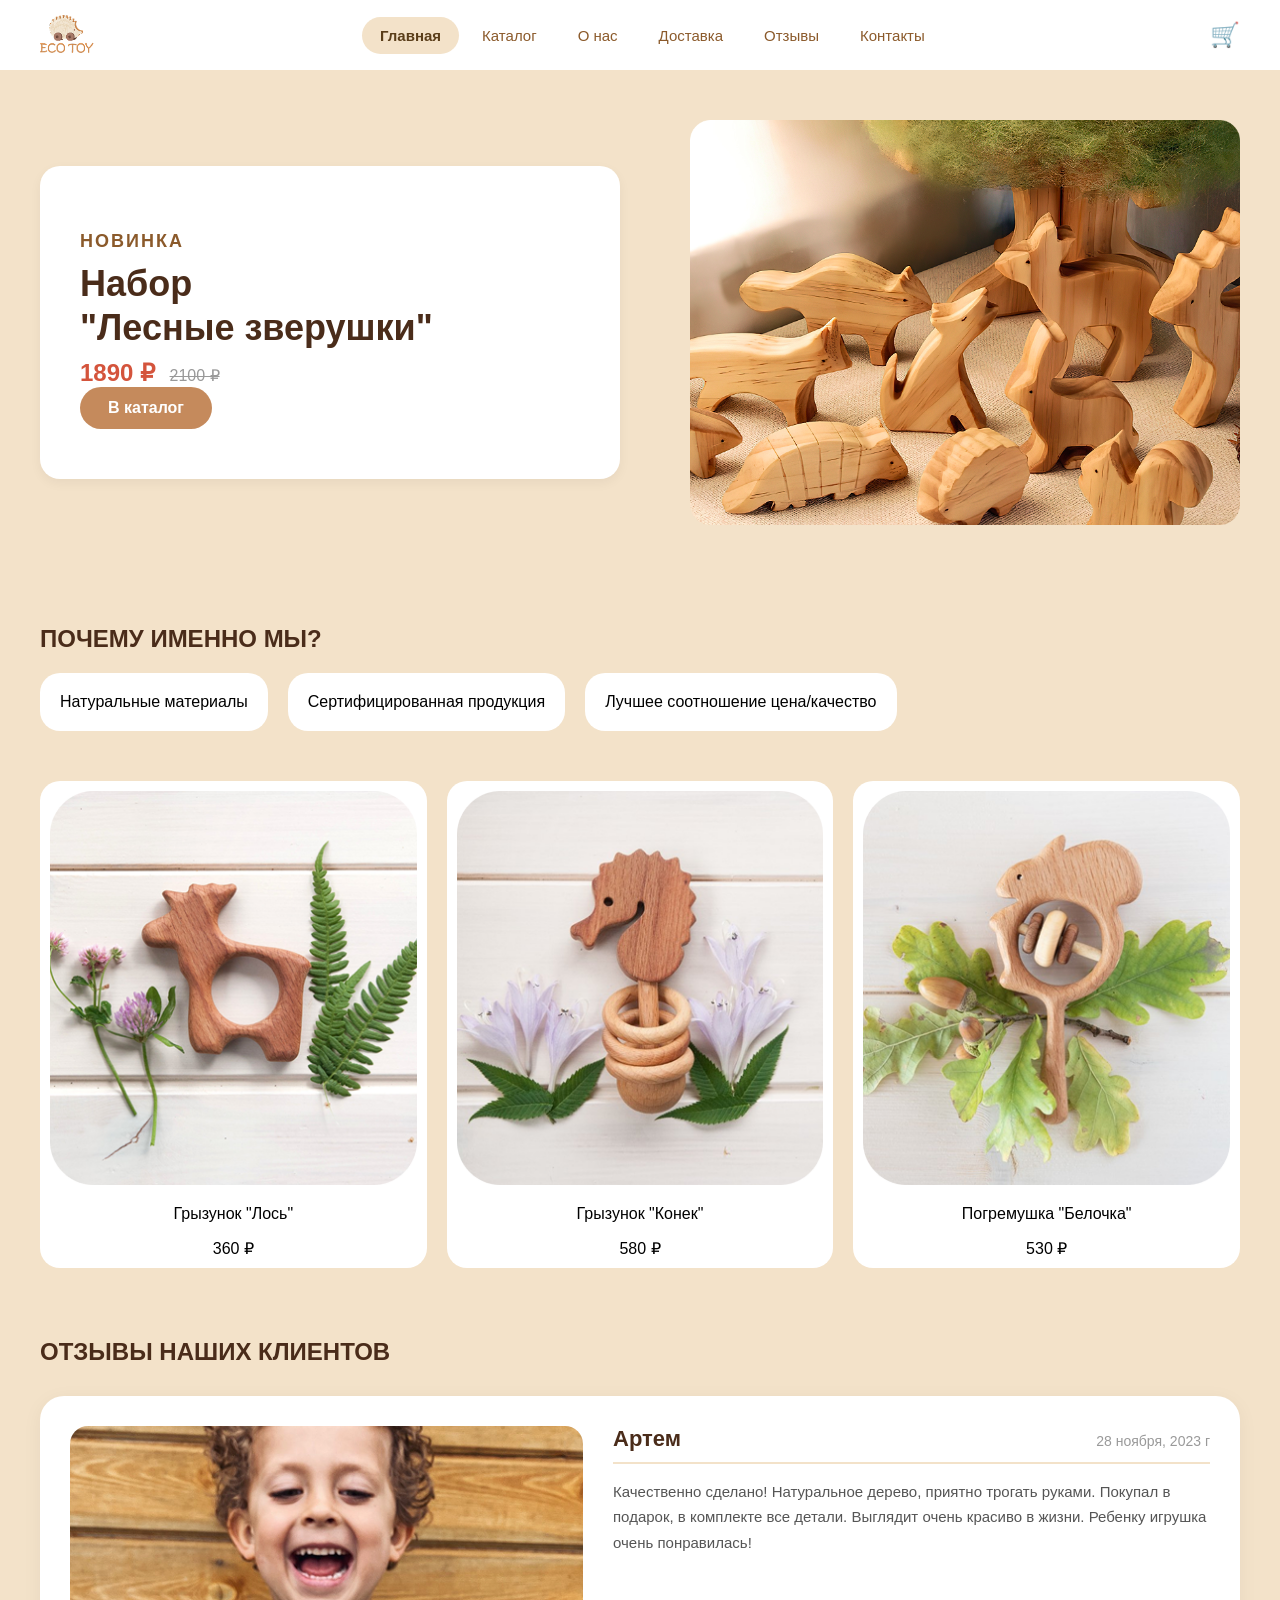
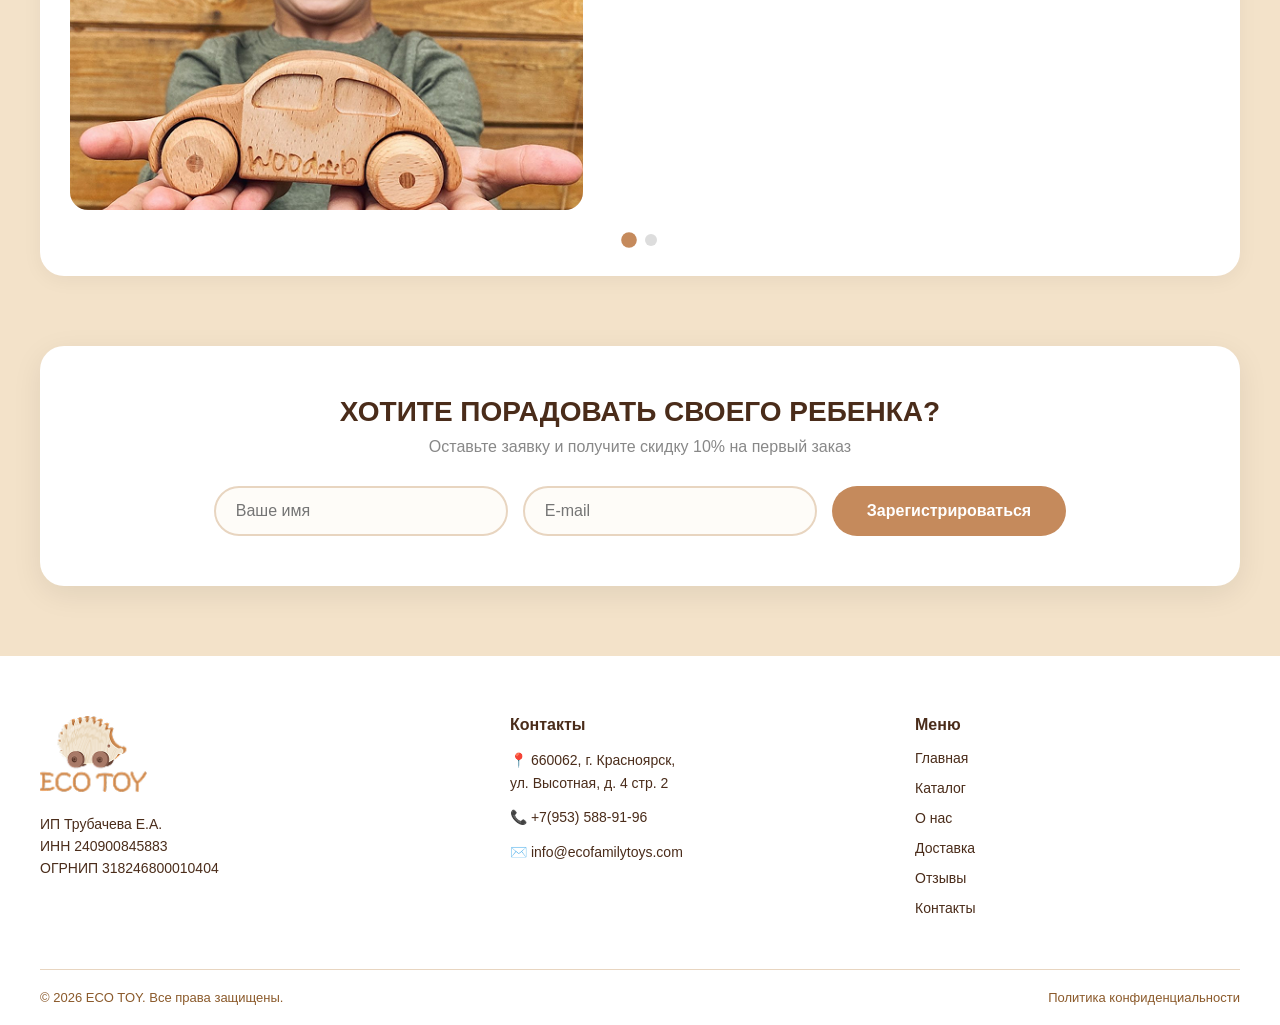
<file: index.html>
<!DOCTYPE html>
<html lang="ru">
<head>
  <meta charset="UTF-8">
  <title>Eco Toy — Главная</title>
  <link rel="stylesheet" href="style.css">
</head>
<body>

<header class="header">
  <div class="container nav">
    <div class="logo">
      <img src="img/logo.png" alt="ECO TOY">
    </div>
    <nav>
      <a href="index.html" class="active">Главная</a>
      <a href="catalog.html">Каталог</a>
      <a href="#">О нас</a>
      <a href="delivery.html">Доставка</a>
      <a href="#">Отзывы</a>
      <a href="#">Контакты</a>
    </nav>
    <div class="cart">🛒</div>
  </div>
</header>

<section class="hero container">
  <div class="hero-text">
    <h2>НОВИНКА</h2>
    <p>Набор<br>"Лесные зверушки"</p>
    <div class="price">
      <span class="new">1890 ₽</span>
      <span class="old">2100 ₽</span>
    </div>
    <a href="catalog.html" class="btn">В каталог</a>
  </div>
  <img src="img/hero.png" alt="">
</section>

<section class="why container">
  <h2>ПОЧЕМУ ИМЕННО МЫ?</h2>

  <div class="why-grid">
    <div class="card">Натуральные материалы</div>
    <div class="card">Сертифицированная продукция</div>
    <div class="card">Лучшее соотношение цена/качество</div>
  </div>
</section>

<section class="products container">
  <div class="product">
    <img src="img/p1.png">
    <p>Грызунок "Лось"</p>
    <span>360 ₽</span>
  </div>

  <div class="product">
    <img src="img/p2.png">
    <p>Грызунок "Конек"</p>
    <span>580 ₽</span>
  </div>

  <div class="product">
    <img src="img/p3.png">
    <p>Погремушка "Белочка"</p>
    <span>530 ₽</span>
  </div>
</section>

<section class="reviews container">
  <h2>ОТЗЫВЫ НАШИХ КЛИЕНТОВ</h2>
  <div class="reviews-wrapper">
    <div class="reviews-slider">
      <div class="review-image">
        <img src="img/review1.png" alt="Фото игрушки" class="main-review-img">
      </div>
      <div class="review-cards">
        <div class="review-card active">
          <div class="review-card-header">
            <h3>Артем</h3>
            <span class="review-date">28 ноября, 2023 г</span>
          </div>
          <p>Качественно сделано! Натуральное дерево, приятно трогать руками. Покупал в подарок, в комплекте все детали. Выглядит очень красиво в жизни. Ребенку игрушка очень понравилась!</p>
        </div>
        <div class="review-card">
          <div class="review-card-header">
            <h3>Наталия</h3>
            <span class="review-date">14 мая, 2023 г</span>
          </div>
          <p>Очень классный набор! Дарила племяшке, она в восторге! Качество на высоте, нет посторонних запахов, каждое изделие сложено в индивидуальный пакетик. В общем довольны все, даже взрослые!</p>
        </div>
      </div>
    </div>
    <div class="slider-dots">
      <span class="dot active" onclick="changeReview(0)"></span>
      <span class="dot" onclick="changeReview(1)"></span>
    </div>
  </div>
</section>

<section class="form-section">
  <div class="container">
    <div class="form-wrapper">
      <h2>ХОТИТЕ ПОРАДОВАТЬ СВОЕГО РЕБЕНКА?</h2>
      <p class="form-subtitle">Оставьте заявку и получите скидку 10% на первый заказ</p>
      <form class="form">
        <input type="text" placeholder="Ваше имя">
        <input type="email" placeholder="E-mail">
        <button type="submit">Зарегистрироваться</button>
      </form>
    </div>
  </div>
</section>

<footer class="footer">
  <div class="container">
    <div class="footer-grid">
      <div class="footer-col footer-logo-col">
        <div class="footer-logo">
          <img src="img/logo.png" alt="ECO TOY">
        </div>
        <p class="footer-desc">ИП Трубачева Е.А.</p>
        <p class="footer-desc">ИНН 240900845883</p>
        <p class="footer-desc">ОГРНИП 318246800010404</p>
      </div>

      <div class="footer-col">
        <h4>Контакты</h4>
        <ul class="footer-contacts">
          <li>📍 660062, г. Красноярск,<br>ул. Высотная, д. 4 стр. 2</li>
          <li>📞 +7(953) 588-91-96</li>
          <li>✉️ info@ecofamilytoys.com</li>
        </ul>
      </div>

      <div class="footer-col">
        <h4>Меню</h4>
        <ul>
          <li><a href="index.html">Главная</a></li>
          <li><a href="catalog.html">Каталог</a></li>
          <li><a href="#">О нас</a></li>
          <li><a href="delivery.html">Доставка</a></li>
          <li><a href="#">Отзывы</a></li>
          <li><a href="#">Контакты</a></li>
        </ul>
      </div>
    </div>

    <div class="footer-bottom">
      <p>© 2026 ECO TOY. Все права защищены.</p>
      <a href="#">Политика конфиденциальности</a>
    </div>
  </div>
</footer>

<script>
  let currentReview = 0;
  const totalReviews = 2;
  const images = ['img/review1.png', 'img/review2.png'];

  function changeReview(index) {
    currentReview = index;
    updateReview();
  }

  function updateReview() {
    document.querySelectorAll('.review-card').forEach((card, i) => {
      card.classList.toggle('active', i === currentReview);
    });
    document.querySelectorAll('.dot').forEach((dot, i) => {
      dot.classList.toggle('active', i === currentReview);
    });
    document.querySelector('.main-review-img').src = images[currentReview];
  }

  setInterval(() => {
    currentReview = (currentReview + 1) % totalReviews;
    updateReview();
  }, 5000);
</script>

</body>
</html>
</file>
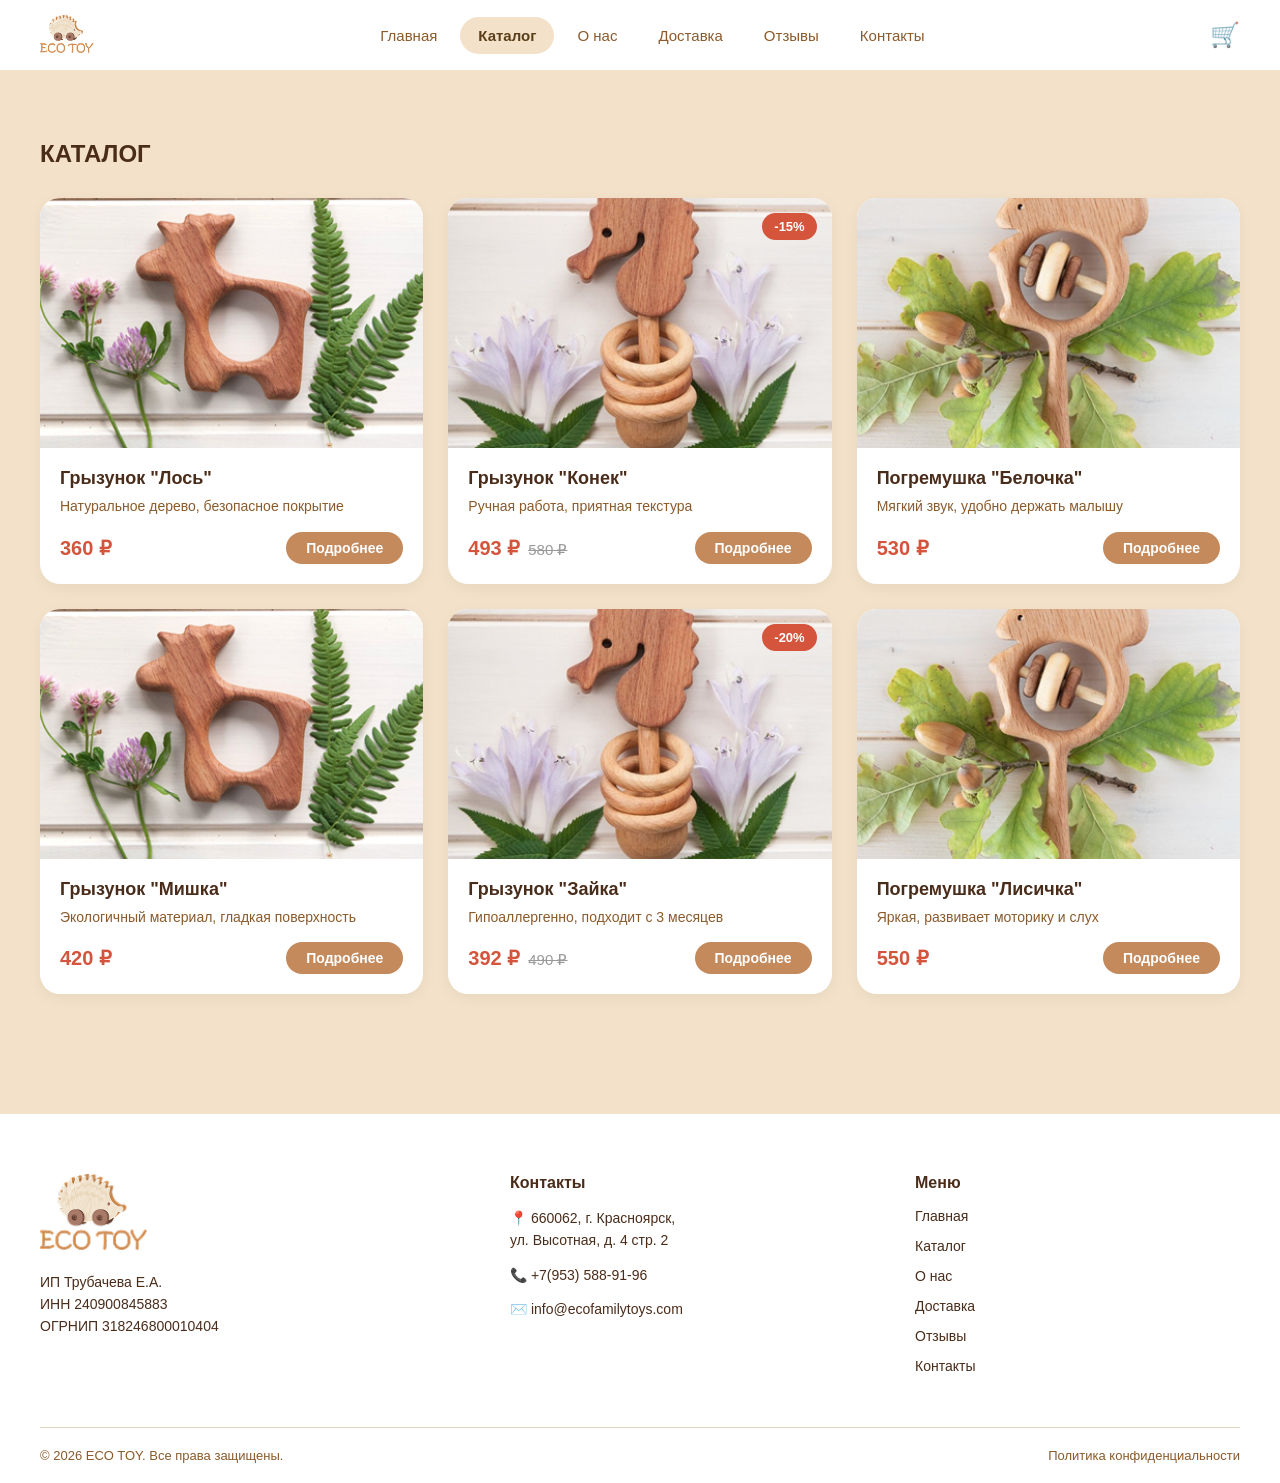
<file: catalog.html>
<!DOCTYPE html>
<html lang="ru">
<head>
  <meta charset="UTF-8">
  <title>Каталог — Eco Toy</title>
  <link rel="stylesheet" href="style.css">
</head>
<body>

<header class="header">
  <div class="container nav">
    <div class="logo">
      <img src="img/logo.png" alt="ECO TOY">
    </div>
    <nav>
      <a href="index.html">Главная</a>
      <a href="catalog.html" class="active">Каталог</a>
      <a href="#">О нас</a>
      <a href="delivery.html">Доставка</a>
      <a href="#">Отзывы</a>
      <a href="#">Контакты</a>
    </nav>
    <div class="cart">🛒</div>
  </div>
</header>

<section class="catalog container">
  <h2>КАТАЛОГ</h2>

  <div class="catalog-grid">
    <div class="product-card">
      <a href="product-los.html" class="product-card-link">
        <div class="product-card-img">
          <img src="p1.png" alt="Грызунок Лось">
        </div>
        <div class="product-card-info">
          <h3>Грызунок "Лось"</h3>
          <p class="product-desc">Натуральное дерево, безопасное покрытие</p>
          <div class="product-bottom">
            <div class="product-prices">
              <span class="product-price product-price-new">360 ₽</span>
            </div>
            <span class="btn-sm">Подробнее</span>
          </div>
        </div>
      </a>
    </div>

    <div class="product-card">
      <a href="product-konek.html" class="product-card-link">
        <div class="product-card-img">
          <img src="p2.png" alt="Грызунок Конек">
          <span class="badge">-15%</span>
        </div>
        <div class="product-card-info">
          <h3>Грызунок "Конек"</h3>
          <p class="product-desc">Ручная работа, приятная текстура</p>
          <div class="product-bottom">
            <div class="product-prices">
              <span class="product-price product-price-new">493 ₽</span>
              <span class="product-price product-price-old">580 ₽</span>
            </div>
            <span class="btn-sm">Подробнее</span>
          </div>
        </div>
      </a>
    </div>

    <div class="product-card">
      <a href="product-belochka.html" class="product-card-link">
        <div class="product-card-img">
          <img src="p3.png" alt="Погремушка Белочка">
        </div>
        <div class="product-card-info">
          <h3>Погремушка "Белочка"</h3>
          <p class="product-desc">Мягкий звук, удобно держать малышу</p>
          <div class="product-bottom">
            <div class="product-prices">
              <span class="product-price product-price-new">530 ₽</span>
            </div>
            <span class="btn-sm">Подробнее</span>
          </div>
        </div>
      </a>
    </div>

    <div class="product-card">
      <a href="product-mishka.html" class="product-card-link">
        <div class="product-card-img">
          <img src="img/p1.png" alt="Грызунок Мишка">
        </div>
        <div class="product-card-info">
          <h3>Грызунок "Мишка"</h3>
          <p class="product-desc">Экологичный материал, гладкая поверхность</p>
          <div class="product-bottom">
            <div class="product-prices">
              <span class="product-price product-price-new">420 ₽</span>
            </div>
            <span class="btn-sm">Подробнее</span>
          </div>
        </div>
      </a>
    </div>

    <div class="product-card">
      <a href="product-zayka.html" class="product-card-link">
        <div class="product-card-img">
          <img src="img/p2.png" alt="Грызунок Зайка">
          <span class="badge">-20%</span>
        </div>
        <div class="product-card-info">
          <h3>Грызунок "Зайка"</h3>
          <p class="product-desc">Гипоаллергенно, подходит с 3 месяцев</p>
          <div class="product-bottom">
            <div class="product-prices">
              <span class="product-price product-price-new">392 ₽</span>
              <span class="product-price product-price-old">490 ₽</span>
            </div>
            <span class="btn-sm">Подробнее</span>
          </div>
        </div>
      </a>
    </div>

    <div class="product-card">
      <a href="product-lisichka.html" class="product-card-link">
        <div class="product-card-img">
          <img src="img/p3.png" alt="Погремушка Лисичка">
        </div>
        <div class="product-card-info">
          <h3>Погремушка "Лисичка"</h3>
          <p class="product-desc">Яркая, развивает моторику и слух</p>
          <div class="product-bottom">
            <div class="product-prices">
              <span class="product-price product-price-new">550 ₽</span>
            </div>
            <span class="btn-sm">Подробнее</span>
          </div>
        </div>
      </a>
    </div>
  </div>
</section>

<footer class="footer">
  <div class="container">
    <div class="footer-grid">
      <div class="footer-col footer-logo-col">
        <div class="footer-logo">
          <img src="img/logo.png" alt="ECO TOY">
        </div>
        <p class="footer-desc">ИП Трубачева Е.А.</p>
        <p class="footer-desc">ИНН 240900845883</p>
        <p class="footer-desc">ОГРНИП 318246800010404</p>
      </div>

      <div class="footer-col">
        <h4>Контакты</h4>
        <ul class="footer-contacts">
          <li>📍 660062, г. Красноярск,<br>ул. Высотная, д. 4 стр. 2</li>
          <li>📞 +7(953) 588-91-96</li>
          <li>✉️ info@ecofamilytoys.com</li>
        </ul>
      </div>

      <div class="footer-col">
        <h4>Меню</h4>
        <ul>
          <li><a href="index.html">Главная</a></li>
          <li><a href="catalog.html">Каталог</a></li>
          <li><a href="#">О нас</a></li>
          <li><a href="delivery.html">Доставка</a></li>
          <li><a href="#">Отзывы</a></li>
          <li><a href="#">Контакты</a></li>
        </ul>
      </div>
    </div>

    <div class="footer-bottom">
      <p>© 2026 ECO TOY. Все права защищены.</p>
      <a href="#">Политика конфиденциальности</a>
    </div>
  </div>
</footer>

</body>
</html>
</file>
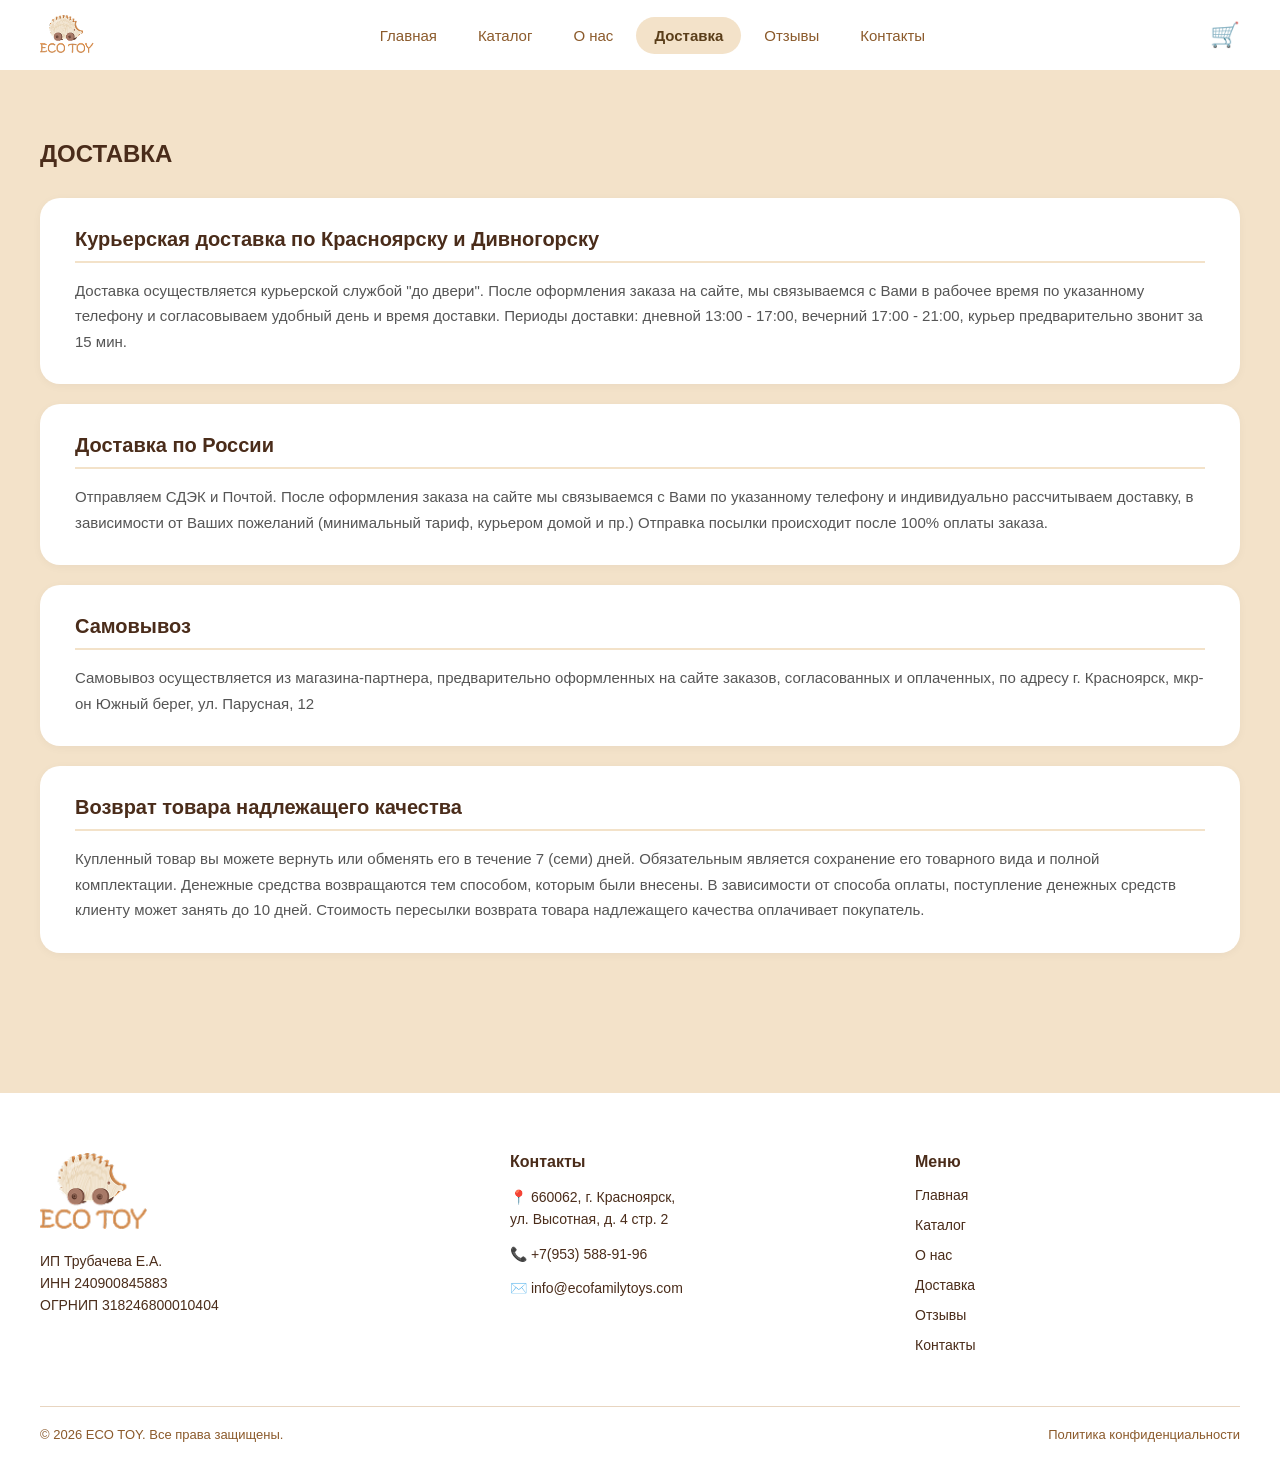
<file: delivery.html>
<!DOCTYPE html>
<html lang="ru">
<head>
  <meta charset="UTF-8">
  <title>Доставка — Eco Toy</title>
  <link rel="stylesheet" href="style.css">
</head>
<body>

<header class="header">
  <div class="container nav">
    <div class="logo">
      <img src="img/logo.png" alt="ECO TOY">
    </div>
    <nav>
      <a href="index.html">Главная</a>
      <a href="catalog.html">Каталог</a>
      <a href="#">О нас</a>
      <a href="delivery.html" class="active">Доставка</a>
      <a href="#">Отзывы</a>
      <a href="#">Контакты</a>
    </nav>
    <div class="cart">🛒</div>
  </div>
</header>

<section class="delivery container">
  <h2>ДОСТАВКА</h2>

  <div class="delivery-block">
    <h3>Курьерская доставка по Красноярску и Дивногорску</h3>
    <p>Доставка осуществляется курьерской службой "до двери". После оформления заказа на сайте, мы связываемся с Вами в рабочее время по указанному телефону и согласовываем удобный день и время доставки. Периоды доставки: дневной 13:00 - 17:00, вечерний 17:00 - 21:00, курьер предварительно звонит за 15 мин.</p>
  </div>

  <div class="delivery-block">
    <h3>Доставка по России</h3>
    <p>Отправляем СДЭК и Почтой. После оформления заказа на сайте мы связываемся с Вами по указанному телефону и индивидуально рассчитываем доставку, в зависимости от Ваших пожеланий (минимальный тариф, курьером домой и пр.) Отправка посылки происходит после 100% оплаты заказа.</p>
  </div>

  <div class="delivery-block">
    <h3>Самовывоз</h3>
    <p>Самовывоз осуществляется из магазина-партнера, предварительно оформленных на сайте заказов, согласованных и оплаченных, по адресу г. Красноярск, мкр-он Южный берег, ул. Парусная, 12</p>
  </div>

  <div class="delivery-block">
    <h3>Возврат товара надлежащего качества</h3>
    <p>Купленный товар вы можете вернуть или обменять его в течение 7 (семи) дней. Обязательным является сохранение его товарного вида и полной комплектации. Денежные средства возвращаются тем способом, которым были внесены. В зависимости от способа оплаты, поступление денежных средств клиенту может занять до 10 дней. Стоимость пересылки возврата товара надлежащего качества оплачивает покупатель.</p>
  </div>
</section>

<footer class="footer">
  <div class="container">
    <div class="footer-grid">
      <div class="footer-col footer-logo-col">
        <div class="footer-logo">
          <img src="img/logo.png" alt="ECO TOY">
        </div>
        <p class="footer-desc">ИП Трубачева Е.А.</p>
        <p class="footer-desc">ИНН 240900845883</p>
        <p class="footer-desc">ОГРНИП 318246800010404</p>
      </div>

      <div class="footer-col">
        <h4>Контакты</h4>
        <ul class="footer-contacts">
          <li>📍 660062, г. Красноярск,<br>ул. Высотная, д. 4 стр. 2</li>
          <li>📞 +7(953) 588-91-96</li>
          <li>✉️ info@ecofamilytoys.com</li>
        </ul>
      </div>

      <div class="footer-col">
        <h4>Меню</h4>
        <ul>
          <li><a href="index.html">Главная</a></li>
          <li><a href="catalog.html">Каталог</a></li>
          <li><a href="#">О нас</a></li>
          <li><a href="delivery.html">Доставка</a></li>
          <li><a href="#">Отзывы</a></li>
          <li><a href="#">Контакты</a></li>
        </ul>
      </div>
    </div>

    <div class="footer-bottom">
      <p>© 2026 ECO TOY. Все права защищены.</p>
      <a href="#">Политика конфиденциальности</a>
    </div>
  </div>
</footer>

</body>
</html>
</file>
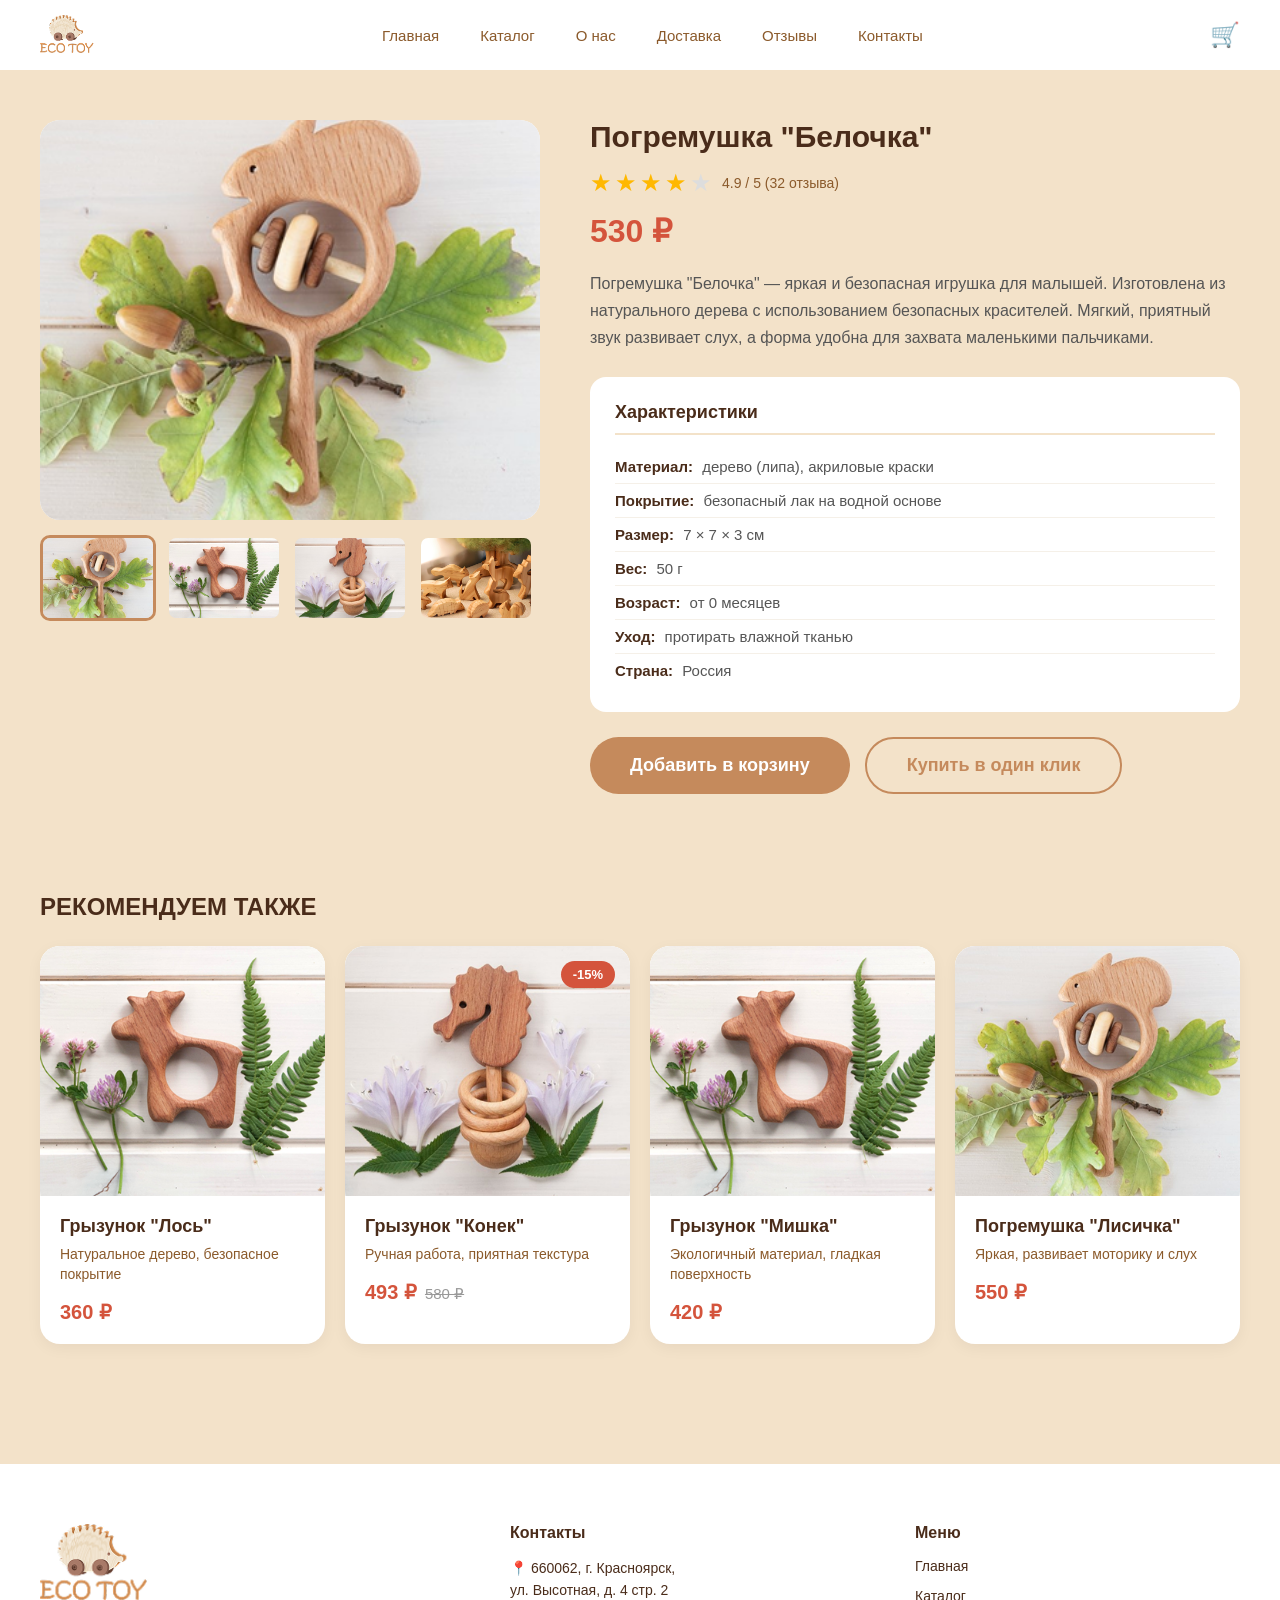
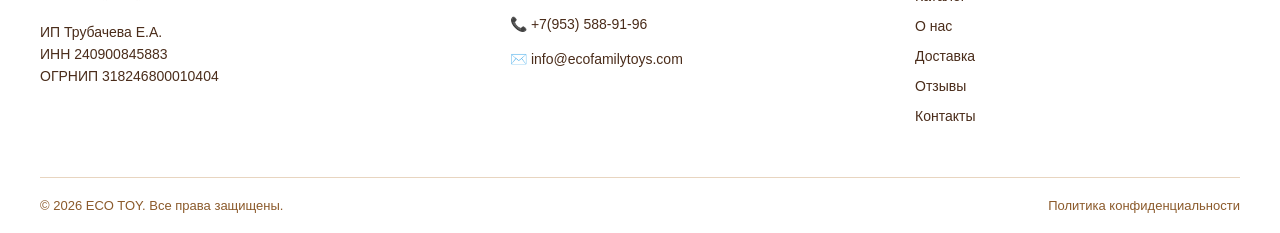
<file: product-belochka.html>
<!DOCTYPE html>
<html lang="ru">
<head>
  <meta charset="UTF-8">
  <title>Погремушка "Белочка" — Eco Toy</title>
  <link rel="stylesheet" href="style.css">
</head>
<body>

<header class="header">
  <div class="container nav">
    <div class="logo">
      <img src="img/logo.png" alt="ECO TOY">
    </div>
    <nav>
      <a href="index.html">Главная</a>
      <a href="catalog.html">Каталог</a>
      <a href="#">О нас</a>
      <a href="delivery.html">Доставка</a>
      <a href="#">Отзывы</a>
      <a href="#">Контакты</a>
    </nav>
    <div class="cart">🛒</div>
  </div>
</header>

<section class="product-page container">
  <div class="product-gallery">
    <div class="product-main-image">
      <img src="img/p3.png" alt="Погремушка Белочка" id="mainImage">
    </div>
    <div class="product-thumbnails">
      <img src="img/p3.png" alt="Фото 1" class="thumb active" onclick="switchImage('img/p3.png', this)">
      <img src="img/p1.png" alt="Фото 2" class="thumb" onclick="switchImage('img/p1.png', this)">
      <img src="img/p2.png" alt="Фото 3" class="thumb" onclick="switchImage('img/p2.png', this)">
      <img src="img/hero.png" alt="Фото 4" class="thumb" onclick="switchImage('img/hero.png', this)">
    </div>
  </div>

  <div class="product-details">
    <h2>Погремушка "Белочка"</h2>

    <div class="product-rating">
      <div class="stars">
        <span>★</span><span>★</span><span>★</span><span>★</span><span>★</span>
      </div>
      <span class="rating-text">4.9 / 5 (32 отзыва)</span>
    </div>

    <div class="product-prices product-prices-big">
      <span class="product-price-new">530 ₽</span>
    </div>

    <p class="product-description">
      Погремушка "Белочка" — яркая и безопасная игрушка для малышей. Изготовлена из натурального дерева с использованием безопасных красителей. Мягкий, приятный звук развивает слух, а форма удобна для захвата маленькими пальчиками.
    </p>

    <div class="product-specs">
      <h3>Характеристики</h3>
      <ul>
        <li><strong>Материал:</strong> дерево (липа), акриловые краски</li>
        <li><strong>Покрытие:</strong> безопасный лак на водной основе</li>
        <li><strong>Размер:</strong> 7 × 7 × 3 см</li>
        <li><strong>Вес:</strong> 50 г</li>
        <li><strong>Возраст:</strong> от 0 месяцев</li>
        <li><strong>Уход:</strong> протирать влажной тканью</li>
        <li><strong>Страна:</strong> Россия</li>
      </ul>
    </div>

    <div class="product-actions">
      <button class="btn-big">Добавить в корзину</button>
      <button class="btn-outline">Купить в один клик</button>
    </div>
  </div>
</section>

<section class="recommended container">
  <h2>РЕКОМЕНДУЕМ ТАКЖЕ</h2>
  <div class="recommended-grid">
    <div class="product-card">
      <a href="product-los.html" class="product-card-link">
        <div class="product-card-img">
          <img src="img/p1.png" alt="Грызунок Лось">
        </div>
        <div class="product-card-info">
          <h3>Грызунок "Лось"</h3>
          <p class="product-desc">Натуральное дерево, безопасное покрытие</p>
          <div class="product-bottom">
            <div class="product-prices">
              <span class="product-price-new">360 ₽</span>
            </div>
          </div>
        </div>
      </a>
    </div>

    <div class="product-card">
      <a href="product-konek.html" class="product-card-link">
        <div class="product-card-img">
          <img src="img/p2.png" alt="Грызунок Конек">
          <span class="badge">-15%</span>
        </div>
        <div class="product-card-info">
          <h3>Грызунок "Конек"</h3>
          <p class="product-desc">Ручная работа, приятная текстура</p>
          <div class="product-bottom">
            <div class="product-prices">
              <span class="product-price-new">493 ₽</span>
              <span class="product-price-old">580 ₽</span>
            </div>
          </div>
        </div>
      </a>
    </div>

    <div class="product-card">
      <a href="product-mishka.html" class="product-card-link">
        <div class="product-card-img">
          <img src="img/p1.png" alt="Грызунок Мишка">
        </div>
        <div class="product-card-info">
          <h3>Грызунок "Мишка"</h3>
          <p class="product-desc">Экологичный материал, гладкая поверхность</p>
          <div class="product-bottom">
            <div class="product-prices">
              <span class="product-price-new">420 ₽</span>
            </div>
          </div>
        </div>
      </a>
    </div>

    <div class="product-card">
      <a href="product-lisichka.html" class="product-card-link">
        <div class="product-card-img">
          <img src="img/p3.png" alt="Погремушка Лисичка">
        </div>
        <div class="product-card-info">
          <h3>Погремушка "Лисичка"</h3>
          <p class="product-desc">Яркая, развивает моторику и слух</p>
          <div class="product-bottom">
            <div class="product-prices">
              <span class="product-price-new">550 ₽</span>
            </div>
          </div>
        </div>
      </a>
    </div>
  </div>
</section>

<footer class="footer">
  <div class="container">
    <div class="footer-grid">
      <div class="footer-col footer-logo-col">
        <div class="footer-logo">
          <img src="img/logo.png" alt="ECO TOY">
        </div>
        <p class="footer-desc">ИП Трубачева Е.А.</p>
        <p class="footer-desc">ИНН 240900845883</p>
        <p class="footer-desc">ОГРНИП 318246800010404</p>
      </div>

      <div class="footer-col">
        <h4>Контакты</h4>
        <ul class="footer-contacts">
          <li>📍 660062, г. Красноярск,<br>ул. Высотная, д. 4 стр. 2</li>
          <li>📞 +7(953) 588-91-96</li>
          <li>✉️ info@ecofamilytoys.com</li>
        </ul>
      </div>

      <div class="footer-col">
        <h4>Меню</h4>
        <ul>
          <li><a href="index.html">Главная</a></li>
          <li><a href="catalog.html">Каталог</a></li>
          <li><a href="#">О нас</a></li>
          <li><a href="delivery.html">Доставка</a></li>
          <li><a href="#">Отзывы</a></li>
          <li><a href="#">Контакты</a></li>
        </ul>
      </div>
    </div>

    <div class="footer-bottom">
      <p>© 2026 ECO TOY. Все права защищены.</p>
      <a href="#">Политика конфиденциальности</a>
    </div>
  </div>
</footer>

<script>
  function switchImage(src, el) {
    document.getElementById('mainImage').src = src;
    document.querySelectorAll('.thumb').forEach(t => t.classList.remove('active'));
    el.classList.add('active');
  }
</script>

</body>
</html>
</file>
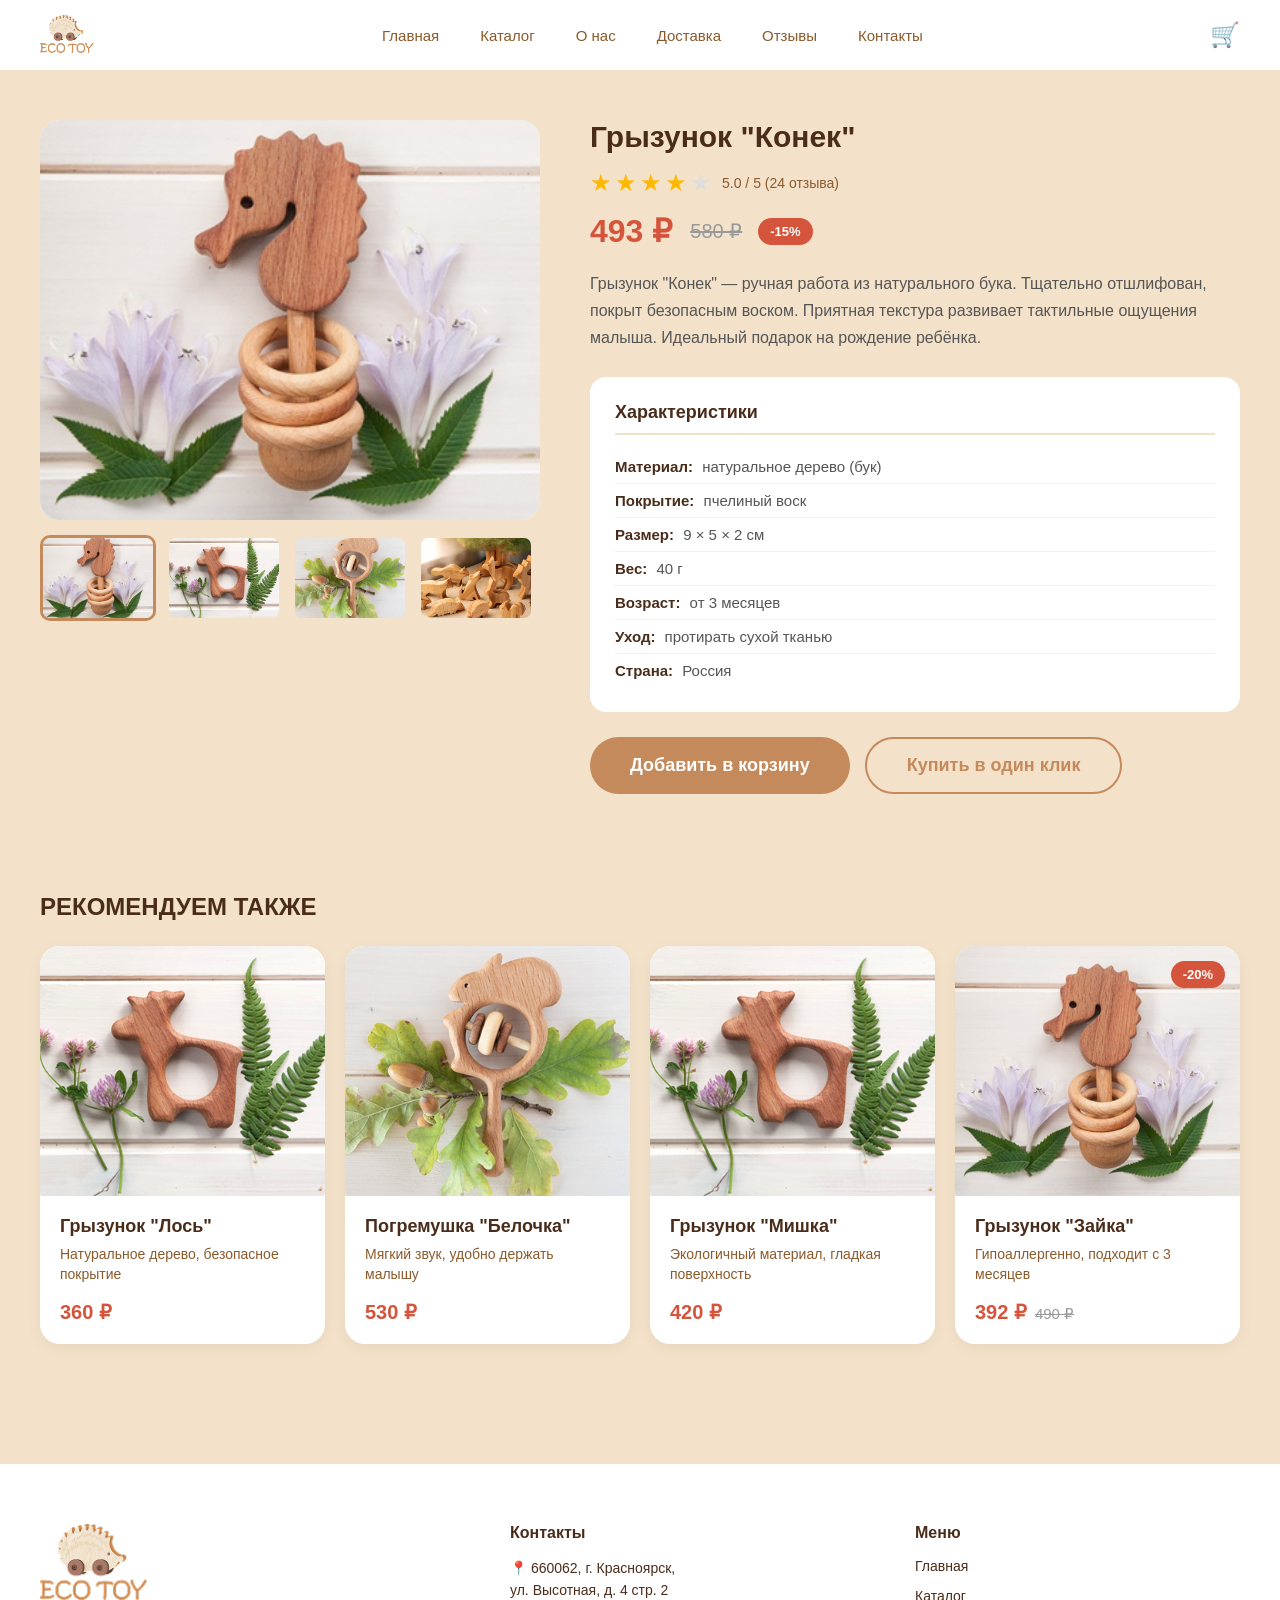
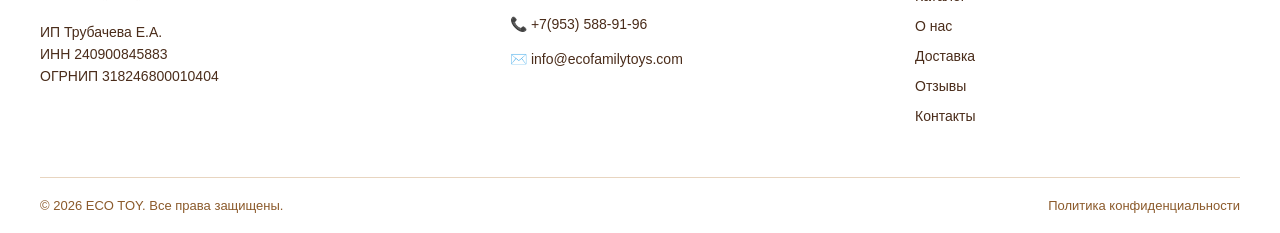
<file: product-konek.html>
<!DOCTYPE html>
<html lang="ru">
<head>
  <meta charset="UTF-8">
  <title>Грызунок "Конек" — Eco Toy</title>
  <link rel="stylesheet" href="style.css">
</head>
<body>

<header class="header">
  <div class="container nav">
    <div class="logo">
      <img src="img/logo.png" alt="ECO TOY">
    </div>
    <nav>
      <a href="index.html">Главная</a>
      <a href="catalog.html">Каталог</a>
      <a href="#">О нас</a>
      <a href="delivery.html">Доставка</a>
      <a href="#">Отзывы</a>
      <a href="#">Контакты</a>
    </nav>
    <div class="cart">🛒</div>
  </div>
</header>

<section class="product-page container">
  <div class="product-gallery">
    <div class="product-main-image">
      <img src="img/p2.png" alt="Грызунок Конек" id="mainImage">
    </div>
    <div class="product-thumbnails">
      <img src="img/p2.png" alt="Фото 1" class="thumb active" onclick="switchImage('img/p2.png', this)">
      <img src="img/p1.png" alt="Фото 2" class="thumb" onclick="switchImage('img/p1.png', this)">
      <img src="img/p3.png" alt="Фото 3" class="thumb" onclick="switchImage('img/p3.png', this)">
      <img src="img/hero.png" alt="Фото 4" class="thumb" onclick="switchImage('img/hero.png', this)">
    </div>
  </div>

  <div class="product-details">
    <h2>Грызунок "Конек"</h2>

    <div class="product-rating">
      <div class="stars">
        <span>★</span><span>★</span><span>★</span><span>★</span><span>★</span>
      </div>
      <span class="rating-text">5.0 / 5 (24 отзыва)</span>
    </div>

    <div class="product-prices product-prices-big">
      <span class="product-price-new">493 ₽</span>
      <span class="product-price-old">580 ₽</span>
      <span class="badge badge-inline">-15%</span>
    </div>

    <p class="product-description">
      Грызунок "Конек" — ручная работа из натурального бука. Тщательно отшлифован, покрыт безопасным воском. Приятная текстура развивает тактильные ощущения малыша. Идеальный подарок на рождение ребёнка.
    </p>

    <div class="product-specs">
      <h3>Характеристики</h3>
      <ul>
        <li><strong>Материал:</strong> натуральное дерево (бук)</li>
        <li><strong>Покрытие:</strong> пчелиный воск</li>
        <li><strong>Размер:</strong> 9 × 5 × 2 см</li>
        <li><strong>Вес:</strong> 40 г</li>
        <li><strong>Возраст:</strong> от 3 месяцев</li>
        <li><strong>Уход:</strong> протирать сухой тканью</li>
        <li><strong>Страна:</strong> Россия</li>
      </ul>
    </div>

    <div class="product-actions">
      <button class="btn-big">Добавить в корзину</button>
      <button class="btn-outline">Купить в один клик</button>
    </div>
  </div>
</section>

<section class="recommended container">
  <h2>РЕКОМЕНДУЕМ ТАКЖЕ</h2>
  <div class="recommended-grid">
    <div class="product-card">
      <a href="product-los.html" class="product-card-link">
        <div class="product-card-img">
          <img src="img/p1.png" alt="Грызунок Лось">
        </div>
        <div class="product-card-info">
          <h3>Грызунок "Лось"</h3>
          <p class="product-desc">Натуральное дерево, безопасное покрытие</p>
          <div class="product-bottom">
            <div class="product-prices">
              <span class="product-price-new">360 ₽</span>
            </div>
          </div>
        </div>
      </a>
    </div>

    <div class="product-card">
      <a href="product-belochka.html" class="product-card-link">
        <div class="product-card-img">
          <img src="img/p3.png" alt="Погремушка Белочка">
        </div>
        <div class="product-card-info">
          <h3>Погремушка "Белочка"</h3>
          <p class="product-desc">Мягкий звук, удобно держать малышу</p>
          <div class="product-bottom">
            <div class="product-prices">
              <span class="product-price-new">530 ₽</span>
            </div>
          </div>
        </div>
      </a>
    </div>

    <div class="product-card">
      <a href="product-mishka.html" class="product-card-link">
        <div class="product-card-img">
          <img src="img/p1.png" alt="Грызунок Мишка">
        </div>
        <div class="product-card-info">
          <h3>Грызунок "Мишка"</h3>
          <p class="product-desc">Экологичный материал, гладкая поверхность</p>
          <div class="product-bottom">
            <div class="product-prices">
              <span class="product-price-new">420 ₽</span>
            </div>
          </div>
        </div>
      </a>
    </div>

    <div class="product-card">
      <a href="product-zayka.html" class="product-card-link">
        <div class="product-card-img">
          <img src="img/p2.png" alt="Грызунок Зайка">
          <span class="badge">-20%</span>
        </div>
        <div class="product-card-info">
          <h3>Грызунок "Зайка"</h3>
          <p class="product-desc">Гипоаллергенно, подходит с 3 месяцев</p>
          <div class="product-bottom">
            <div class="product-prices">
              <span class="product-price-new">392 ₽</span>
              <span class="product-price-old">490 ₽</span>
            </div>
          </div>
        </div>
      </a>
    </div>
  </div>
</section>

<footer class="footer">
  <div class="container">
    <div class="footer-grid">
      <div class="footer-col footer-logo-col">
        <div class="footer-logo">
          <img src="img/logo.png" alt="ECO TOY">
        </div>
        <p class="footer-desc">ИП Трубачева Е.А.</p>
        <p class="footer-desc">ИНН 240900845883</p>
        <p class="footer-desc">ОГРНИП 318246800010404</p>
      </div>

      <div class="footer-col">
        <h4>Контакты</h4>
        <ul class="footer-contacts">
          <li>📍 660062, г. Красноярск,<br>ул. Высотная, д. 4 стр. 2</li>
          <li>📞 +7(953) 588-91-96</li>
          <li>✉️ info@ecofamilytoys.com</li>
        </ul>
      </div>

      <div class="footer-col">
        <h4>Меню</h4>
        <ul>
          <li><a href="index.html">Главная</a></li>
          <li><a href="catalog.html">Каталог</a></li>
          <li><a href="#">О нас</a></li>
          <li><a href="delivery.html">Доставка</a></li>
          <li><a href="#">Отзывы</a></li>
          <li><a href="#">Контакты</a></li>
        </ul>
      </div>
    </div>

    <div class="footer-bottom">
      <p>© 2026 ECO TOY. Все права защищены.</p>
      <a href="#">Политика конфиденциальности</a>
    </div>
  </div>
</footer>

<script>
  function switchImage(src, el) {
    document.getElementById('mainImage').src = src;
    document.querySelectorAll('.thumb').forEach(t => t.classList.remove('active'));
    el.classList.add('active');
  }
</script>

</body>
</html>
</file>
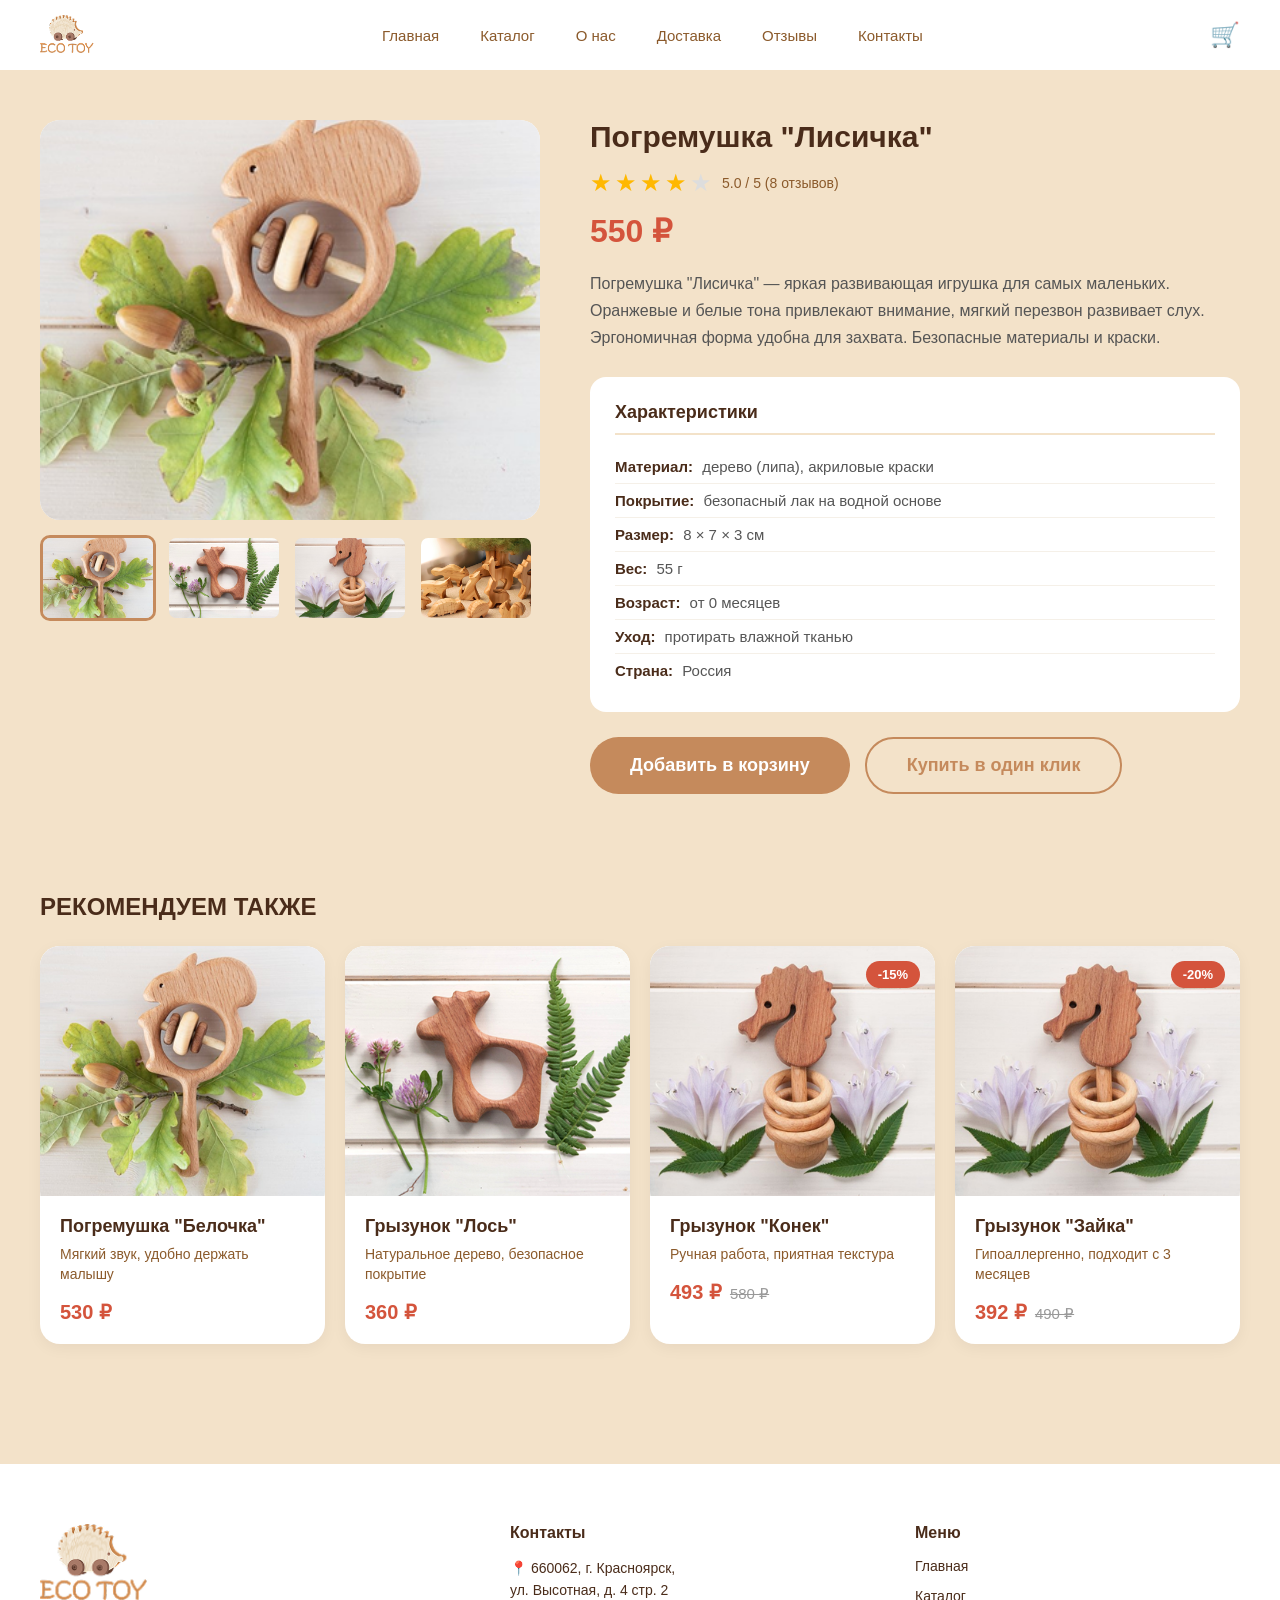
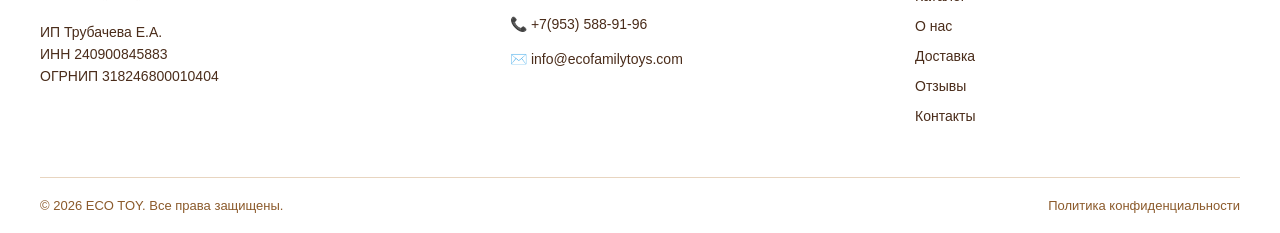
<file: product-lisichka.html>
<!DOCTYPE html>
<html lang="ru">
<head>
  <meta charset="UTF-8">
  <title>Погремушка "Лисичка" — Eco Toy</title>
  <link rel="stylesheet" href="style.css">
</head>
<body>

<header class="header">
  <div class="container nav">
    <div class="logo">
      <img src="img/logo.png" alt="ECO TOY">
    </div>
    <nav>
      <a href="index.html">Главная</a>
      <a href="catalog.html">Каталог</a>
      <a href="#">О нас</a>
      <a href="delivery.html">Доставка</a>
      <a href="#">Отзывы</a>
      <a href="#">Контакты</a>
    </nav>
    <div class="cart">🛒</div>
  </div>
</header>

<section class="product-page container">
  <div class="product-gallery">
    <div class="product-main-image">
      <img src="img/p3.png" alt="Погремушка Лисичка" id="mainImage">
    </div>
    <div class="product-thumbnails">
      <img src="img/p3.png" alt="Фото 1" class="thumb active" onclick="switchImage('img/p3.png', this)">
      <img src="img/p1.png" alt="Фото 2" class="thumb" onclick="switchImage('img/p1.png', this)">
      <img src="img/p2.png" alt="Фото 3" class="thumb" onclick="switchImage('img/p2.png', this)">
      <img src="img/hero.png" alt="Фото 4" class="thumb" onclick="switchImage('img/hero.png', this)">
    </div>
  </div>

  <div class="product-details">
    <h2>Погремушка "Лисичка"</h2>

    <div class="product-rating">
      <div class="stars">
        <span>★</span><span>★</span><span>★</span><span>★</span><span>★</span>
      </div>
      <span class="rating-text">5.0 / 5 (8 отзывов)</span>
    </div>

    <div class="product-prices product-prices-big">
      <span class="product-price-new">550 ₽</span>
    </div>

    <p class="product-description">
      Погремушка "Лисичка" — яркая развивающая игрушка для самых маленьких. Оранжевые и белые тона привлекают внимание, мягкий перезвон развивает слух. Эргономичная форма удобна для захвата. Безопасные материалы и краски.
    </p>

    <div class="product-specs">
      <h3>Характеристики</h3>
      <ul>
        <li><strong>Материал:</strong> дерево (липа), акриловые краски</li>
        <li><strong>Покрытие:</strong> безопасный лак на водной основе</li>
        <li><strong>Размер:</strong> 8 × 7 × 3 см</li>
        <li><strong>Вес:</strong> 55 г</li>
        <li><strong>Возраст:</strong> от 0 месяцев</li>
        <li><strong>Уход:</strong> протирать влажной тканью</li>
        <li><strong>Страна:</strong> Россия</li>
      </ul>
    </div>

    <div class="product-actions">
      <button class="btn-big">Добавить в корзину</button>
      <button class="btn-outline">Купить в один клик</button>
    </div>
  </div>
</section>

<section class="recommended container">
  <h2>РЕКОМЕНДУЕМ ТАКЖЕ</h2>
  <div class="recommended-grid">
    <div class="product-card">
      <a href="product-belochka.html" class="product-card-link">
        <div class="product-card-img">
          <img src="img/p3.png" alt="Погремушка Белочка">
        </div>
        <div class="product-card-info">
          <h3>Погремушка "Белочка"</h3>
          <p class="product-desc">Мягкий звук, удобно держать малышу</p>
          <div class="product-bottom">
            <div class="product-prices">
              <span class="product-price-new">530 ₽</span>
            </div>
          </div>
        </div>
      </a>
    </div>

    <div class="product-card">
      <a href="product-los.html" class="product-card-link">
        <div class="product-card-img">
          <img src="img/p1.png" alt="Грызунок Лось">
        </div>
        <div class="product-card-info">
          <h3>Грызунок "Лось"</h3>
          <p class="product-desc">Натуральное дерево, безопасное покрытие</p>
          <div class="product-bottom">
            <div class="product-prices">
              <span class="product-price-new">360 ₽</span>
            </div>
          </div>
        </div>
      </a>
    </div>

    <div class="product-card">
      <a href="product-konek.html" class="product-card-link">
        <div class="product-card-img">
          <img src="img/p2.png" alt="Грызунок Конек">
          <span class="badge">-15%</span>
        </div>
        <div class="product-card-info">
          <h3>Грызунок "Конек"</h3>
          <p class="product-desc">Ручная работа, приятная текстура</p>
          <div class="product-bottom">
            <div class="product-prices">
              <span class="product-price-new">493 ₽</span>
              <span class="product-price-old">580 ₽</span>
            </div>
          </div>
        </div>
      </a>
    </div>

    <div class="product-card">
      <a href="product-zayka.html" class="product-card-link">
        <div class="product-card-img">
          <img src="img/p2.png" alt="Грызунок Зайка">
          <span class="badge">-20%</span>
        </div>
        <div class="product-card-info">
          <h3>Грызунок "Зайка"</h3>
          <p class="product-desc">Гипоаллергенно, подходит с 3 месяцев</p>
          <div class="product-bottom">
            <div class="product-prices">
              <span class="product-price-new">392 ₽</span>
              <span class="product-price-old">490 ₽</span>
            </div>
          </div>
        </div>
      </a>
    </div>
  </div>
</section>

<footer class="footer">
  <div class="container">
    <div class="footer-grid">
      <div class="footer-col footer-logo-col">
        <div class="footer-logo">
          <img src="img/logo.png" alt="ECO TOY">
        </div>
        <p class="footer-desc">ИП Трубачева Е.А.</p>
        <p class="footer-desc">ИНН 240900845883</p>
        <p class="footer-desc">ОГРНИП 318246800010404</p>
      </div>

      <div class="footer-col">
        <h4>Контакты</h4>
        <ul class="footer-contacts">
          <li>📍 660062, г. Красноярск,<br>ул. Высотная, д. 4 стр. 2</li>
          <li>📞 +7(953) 588-91-96</li>
          <li>✉️ info@ecofamilytoys.com</li>
        </ul>
      </div>

      <div class="footer-col">
        <h4>Меню</h4>
        <ul>
          <li><a href="index.html">Главная</a></li>
          <li><a href="catalog.html">Каталог</a></li>
          <li><a href="#">О нас</a></li>
          <li><a href="delivery.html">Доставка</a></li>
          <li><a href="#">Отзывы</a></li>
          <li><a href="#">Контакты</a></li>
        </ul>
      </div>
    </div>

    <div class="footer-bottom">
      <p>© 2026 ECO TOY. Все права защищены.</p>
      <a href="#">Политика конфиденциальности</a>
    </div>
  </div>
</footer>

<script>
  function switchImage(src, el) {
    document.getElementById('mainImage').src = src;
    document.querySelectorAll('.thumb').forEach(t => t.classList.remove('active'));
    el.classList.add('active');
  }
</script>

</body>
</html>
</file>
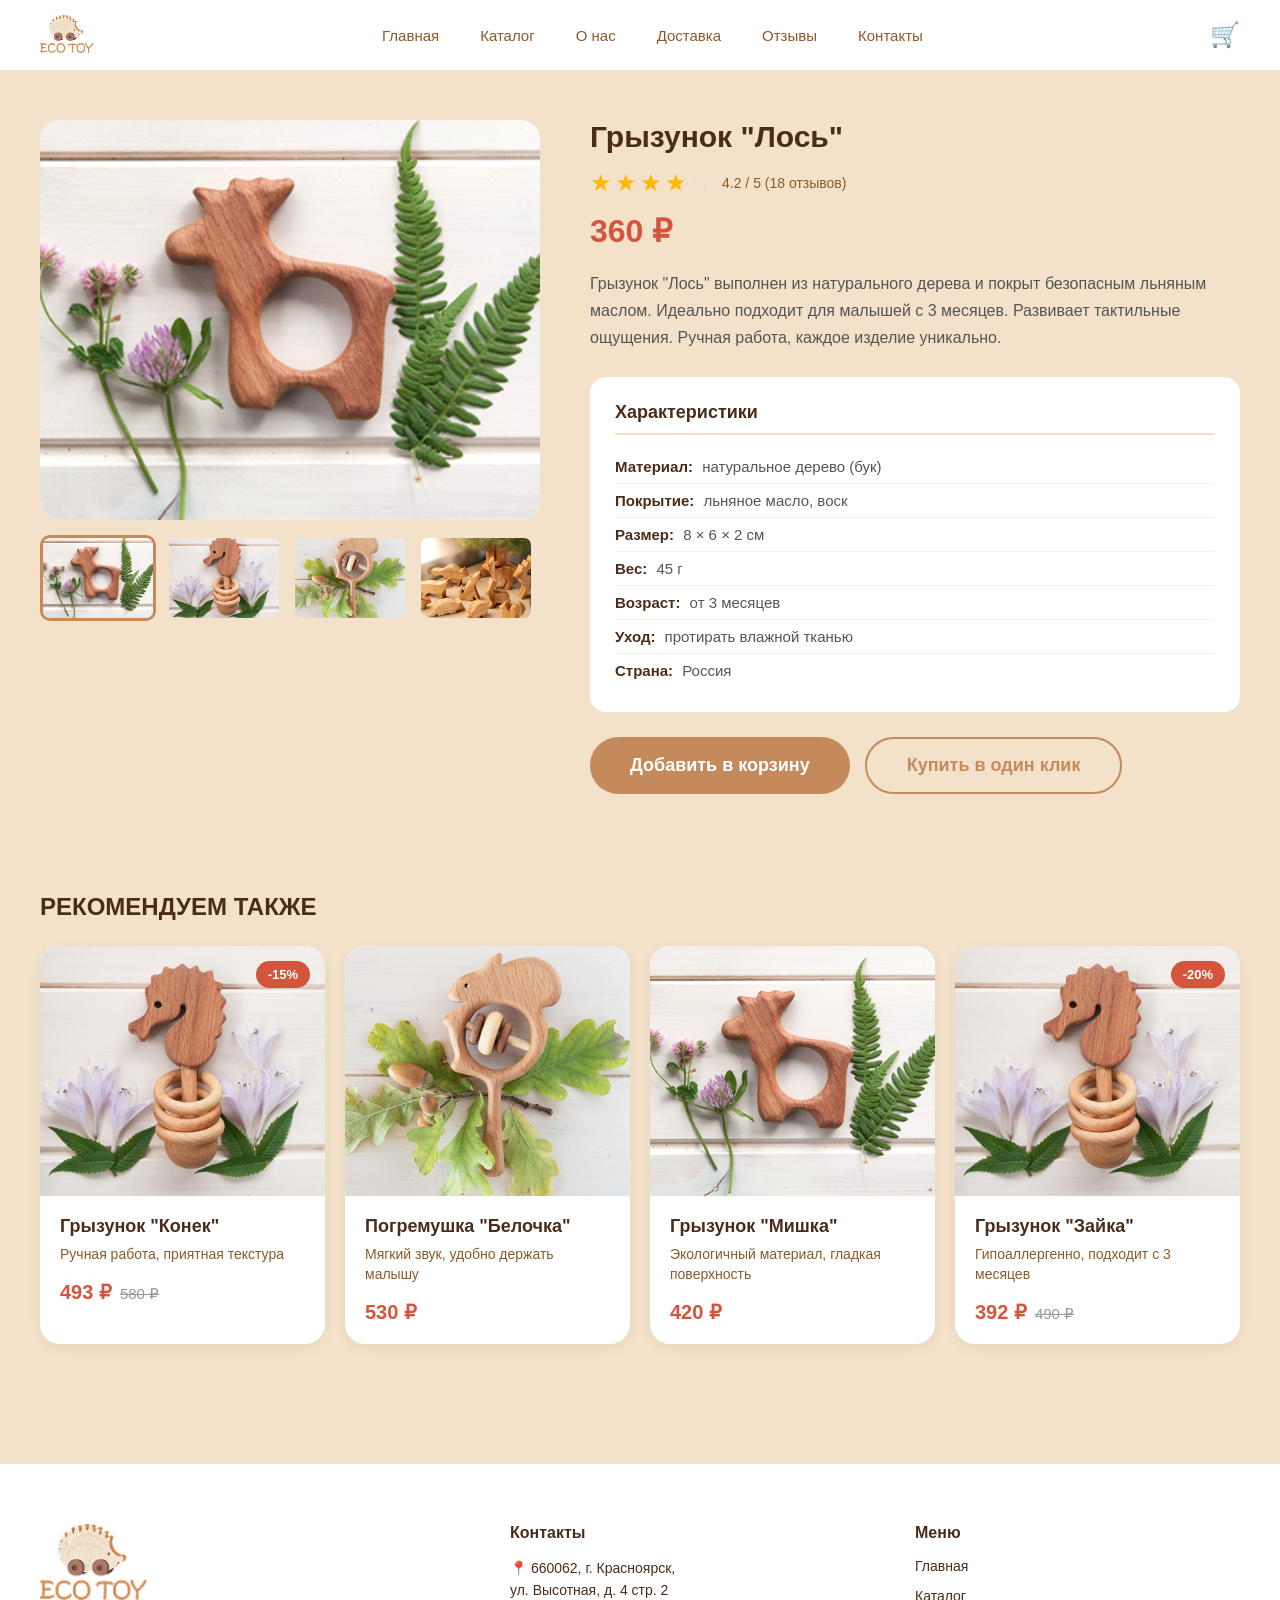
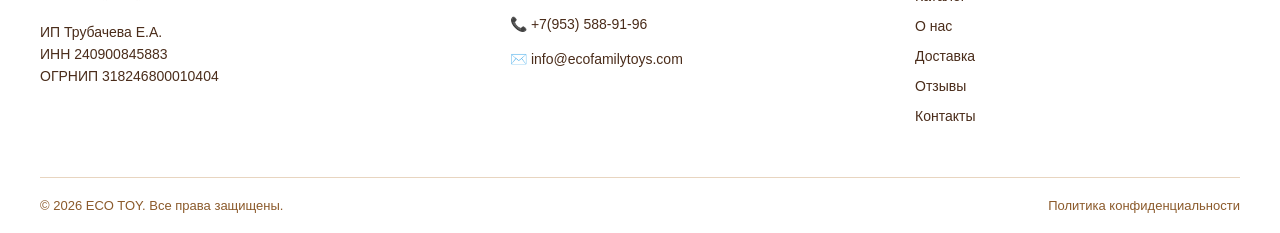
<file: product-los.html>
<!DOCTYPE html>
<html lang="ru">
<head>
  <meta charset="UTF-8">
  <title>Грызунок "Лось" — Eco Toy</title>
  <link rel="stylesheet" href="style.css">
</head>
<body>

<header class="header">
  <div class="container nav">
    <div class="logo">
      <img src="img/logo.png" alt="ECO TOY">
    </div>
    <nav>
      <a href="index.html">Главная</a>
      <a href="catalog.html">Каталог</a>
      <a href="#">О нас</a>
      <a href="delivery.html">Доставка</a>
      <a href="#">Отзывы</a>
      <a href="#">Контакты</a>
    </nav>
    <div class="cart">🛒</div>
  </div>
</header>

<section class="product-page container">
  <div class="product-gallery">
    <div class="product-main-image">
      <img src="img/p1.png" alt="Грызунок Лось" id="mainImage">
    </div>
    <div class="product-thumbnails">
      <img src="img/p1.png" alt="Фото 1" class="thumb active" onclick="switchImage('img/p1.png', this)">
      <img src="img/p2.png" alt="Фото 2" class="thumb" onclick="switchImage('img/p2.png', this)">
      <img src="img/p3.png" alt="Фото 3" class="thumb" onclick="switchImage('img/p3.png', this)">
      <img src="img/hero.png" alt="Фото 4" class="thumb" onclick="switchImage('img/hero.png', this)">
    </div>
  </div>

  <div class="product-details">
    <h2>Грызунок "Лось"</h2>

    <div class="product-rating">
      <div class="stars">
        <span>★</span><span>★</span><span>★</span><span>★</span><span>☆</span>
      </div>
      <span class="rating-text">4.2 / 5 (18 отзывов)</span>
    </div>

    <div class="product-prices product-prices-big">
      <span class="product-price-new">360 ₽</span>
    </div>

    <p class="product-description">
      Грызунок "Лось" выполнен из натурального дерева и покрыт безопасным льняным маслом. Идеально подходит для малышей с 3 месяцев. Развивает тактильные ощущения. Ручная работа, каждое изделие уникально.
    </p>

    <div class="product-specs">
      <h3>Характеристики</h3>
      <ul>
        <li><strong>Материал:</strong> натуральное дерево (бук)</li>
        <li><strong>Покрытие:</strong> льняное масло, воск</li>
        <li><strong>Размер:</strong> 8 × 6 × 2 см</li>
        <li><strong>Вес:</strong> 45 г</li>
        <li><strong>Возраст:</strong> от 3 месяцев</li>
        <li><strong>Уход:</strong> протирать влажной тканью</li>
        <li><strong>Страна:</strong> Россия</li>
      </ul>
    </div>

    <div class="product-actions">
      <button class="btn-big">Добавить в корзину</button>
      <button class="btn-outline">Купить в один клик</button>
    </div>
  </div>
</section>

<section class="recommended container">
  <h2>РЕКОМЕНДУЕМ ТАКЖЕ</h2>
  <div class="recommended-grid">
    <div class="product-card">
      <a href="product-konek.html" class="product-card-link">
        <div class="product-card-img">
          <img src="img/p2.png" alt="Грызунок Конек">
          <span class="badge">-15%</span>
        </div>
        <div class="product-card-info">
          <h3>Грызунок "Конек"</h3>
          <p class="product-desc">Ручная работа, приятная текстура</p>
          <div class="product-bottom">
            <div class="product-prices">
              <span class="product-price-new">493 ₽</span>
              <span class="product-price-old">580 ₽</span>
            </div>
          </div>
        </div>
      </a>
    </div>

    <div class="product-card">
      <a href="product-belochka.html" class="product-card-link">
        <div class="product-card-img">
          <img src="img/p3.png" alt="Погремушка Белочка">
        </div>
        <div class="product-card-info">
          <h3>Погремушка "Белочка"</h3>
          <p class="product-desc">Мягкий звук, удобно держать малышу</p>
          <div class="product-bottom">
            <div class="product-prices">
              <span class="product-price-new">530 ₽</span>
            </div>
          </div>
        </div>
      </a>
    </div>

    <div class="product-card">
      <a href="product-mishka.html" class="product-card-link">
        <div class="product-card-img">
          <img src="img/p1.png" alt="Грызунок Мишка">
        </div>
        <div class="product-card-info">
          <h3>Грызунок "Мишка"</h3>
          <p class="product-desc">Экологичный материал, гладкая поверхность</p>
          <div class="product-bottom">
            <div class="product-prices">
              <span class="product-price-new">420 ₽</span>
            </div>
          </div>
        </div>
      </a>
    </div>

    <div class="product-card">
      <a href="product-zayka.html" class="product-card-link">
        <div class="product-card-img">
          <img src="img/p2.png" alt="Грызунок Зайка">
          <span class="badge">-20%</span>
        </div>
        <div class="product-card-info">
          <h3>Грызунок "Зайка"</h3>
          <p class="product-desc">Гипоаллергенно, подходит с 3 месяцев</p>
          <div class="product-bottom">
            <div class="product-prices">
              <span class="product-price-new">392 ₽</span>
              <span class="product-price-old">490 ₽</span>
            </div>
          </div>
        </div>
      </a>
    </div>
  </div>
</section>

<footer class="footer">
  <div class="container">
    <div class="footer-grid">
      <div class="footer-col footer-logo-col">
        <div class="footer-logo">
          <img src="img/logo.png" alt="ECO TOY">
        </div>
        <p class="footer-desc">ИП Трубачева Е.А.</p>
        <p class="footer-desc">ИНН 240900845883</p>
        <p class="footer-desc">ОГРНИП 318246800010404</p>
      </div>

      <div class="footer-col">
        <h4>Контакты</h4>
        <ul class="footer-contacts">
          <li>📍 660062, г. Красноярск,<br>ул. Высотная, д. 4 стр. 2</li>
          <li>📞 +7(953) 588-91-96</li>
          <li>✉️ info@ecofamilytoys.com</li>
        </ul>
      </div>

      <div class="footer-col">
        <h4>Меню</h4>
        <ul>
          <li><a href="index.html">Главная</a></li>
          <li><a href="catalog.html">Каталог</a></li>
          <li><a href="#">О нас</a></li>
          <li><a href="delivery.html">Доставка</a></li>
          <li><a href="#">Отзывы</a></li>
          <li><a href="#">Контакты</a></li>
        </ul>
      </div>
    </div>

    <div class="footer-bottom">
      <p>© 2026 ECO TOY. Все права защищены.</p>
      <a href="#">Политика конфиденциальности</a>
    </div>
  </div>
</footer>

<script>
  function switchImage(src, el) {
    document.getElementById('mainImage').src = src;
    document.querySelectorAll('.thumb').forEach(t => t.classList.remove('active'));
    el.classList.add('active');
  }
</script>

</body>
</html>
</file>
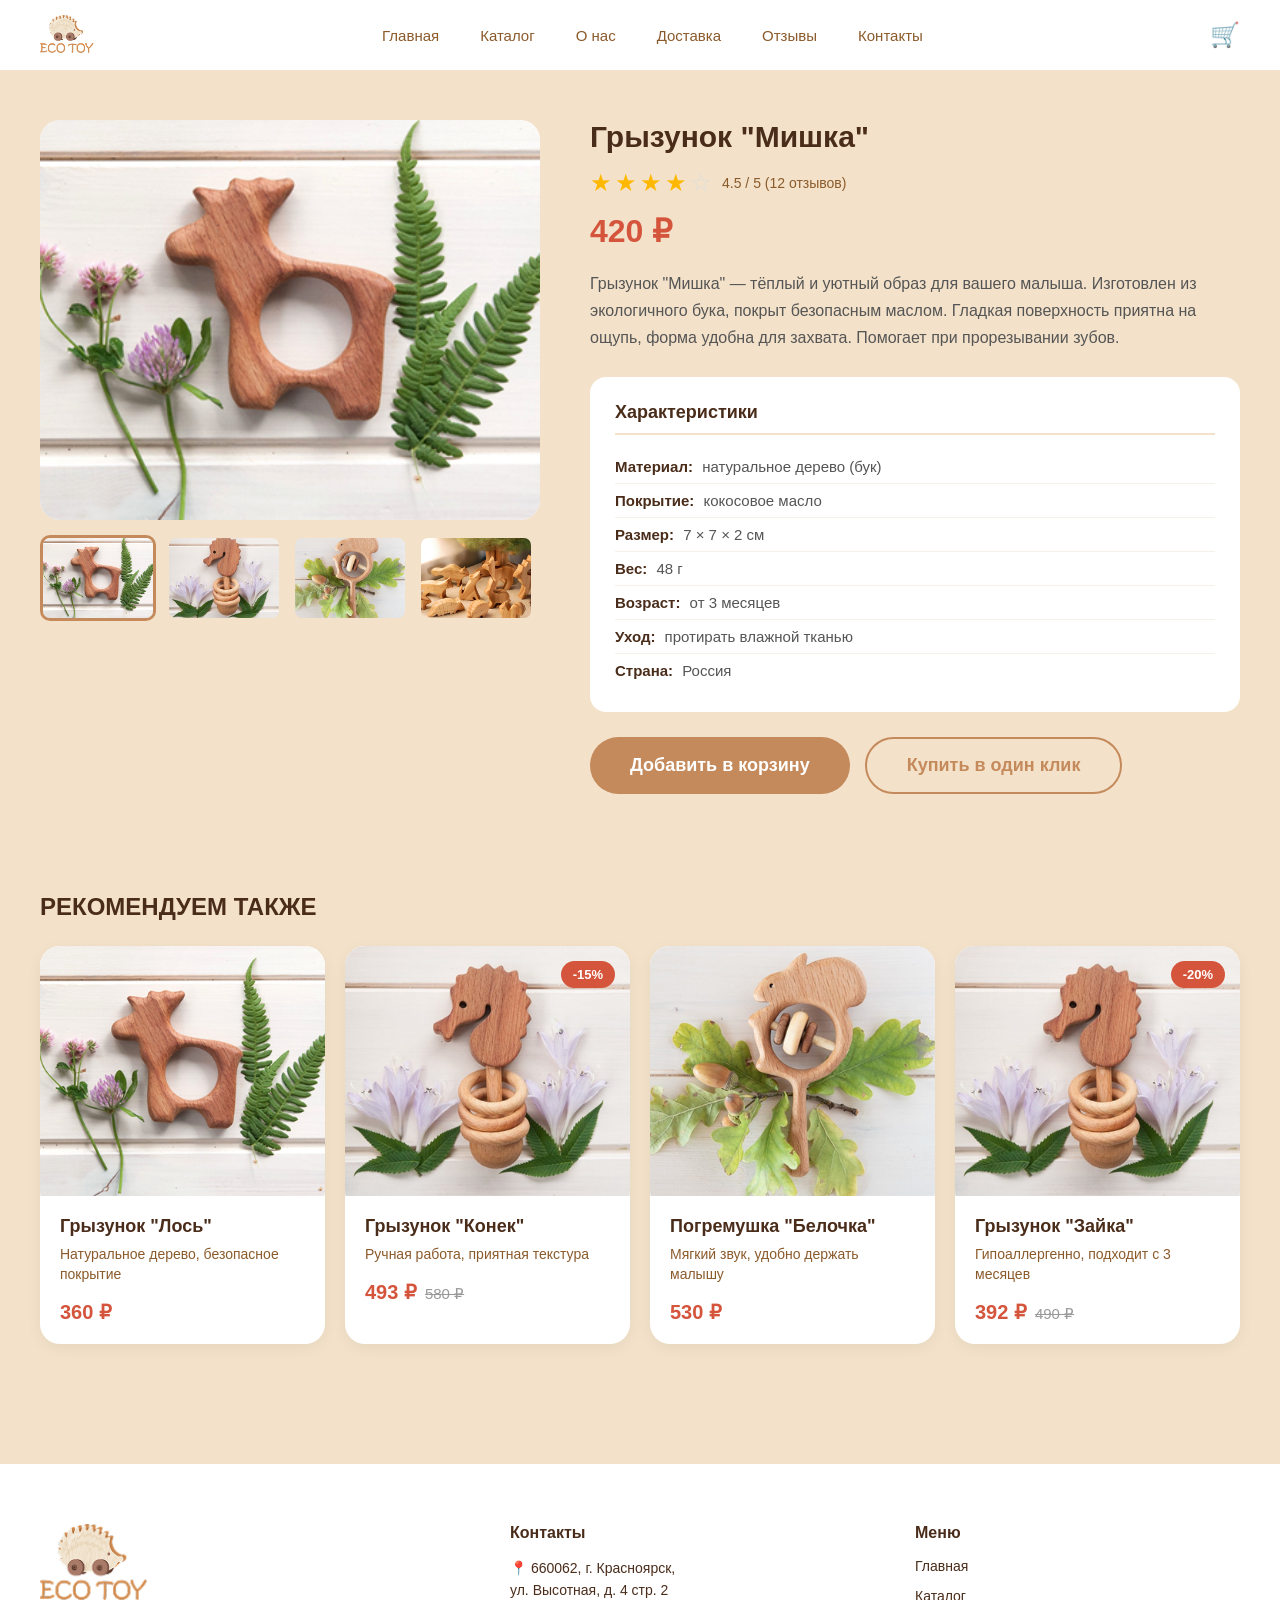
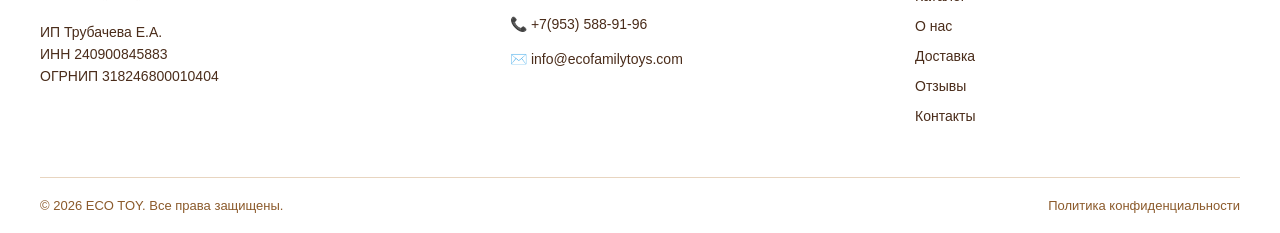
<file: product-mishka.html>
<!DOCTYPE html>
<html lang="ru">
<head>
  <meta charset="UTF-8">
  <title>Грызунок "Мишка" — Eco Toy</title>
  <link rel="stylesheet" href="style.css">
</head>
<body>

<header class="header">
  <div class="container nav">
    <div class="logo">
      <img src="img/logo.png" alt="ECO TOY">
    </div>
    <nav>
      <a href="index.html">Главная</a>
      <a href="catalog.html">Каталог</a>
      <a href="#">О нас</a>
      <a href="delivery.html">Доставка</a>
      <a href="#">Отзывы</a>
      <a href="#">Контакты</a>
    </nav>
    <div class="cart">🛒</div>
  </div>
</header>

<section class="product-page container">
  <div class="product-gallery">
    <div class="product-main-image">
      <img src="img/p1.png" alt="Грызунок Мишка" id="mainImage">
    </div>
    <div class="product-thumbnails">
      <img src="img/p1.png" alt="Фото 1" class="thumb active" onclick="switchImage('img/p1.png', this)">
      <img src="img/p2.png" alt="Фото 2" class="thumb" onclick="switchImage('img/p2.png', this)">
      <img src="img/p3.png" alt="Фото 3" class="thumb" onclick="switchImage('img/p3.png', this)">
      <img src="img/hero.png" alt="Фото 4" class="thumb" onclick="switchImage('img/hero.png', this)">
    </div>
  </div>

  <div class="product-details">
    <h2>Грызунок "Мишка"</h2>

    <div class="product-rating">
      <div class="stars">
        <span>★</span><span>★</span><span>★</span><span>★</span><span>☆</span>
      </div>
      <span class="rating-text">4.5 / 5 (12 отзывов)</span>
    </div>

    <div class="product-prices product-prices-big">
      <span class="product-price-new">420 ₽</span>
    </div>

    <p class="product-description">
      Грызунок "Мишка" — тёплый и уютный образ для вашего малыша. Изготовлен из экологичного бука, покрыт безопасным маслом. Гладкая поверхность приятна на ощупь, форма удобна для захвата. Помогает при прорезывании зубов.
    </p>

    <div class="product-specs">
      <h3>Характеристики</h3>
      <ul>
        <li><strong>Материал:</strong> натуральное дерево (бук)</li>
        <li><strong>Покрытие:</strong> кокосовое масло</li>
        <li><strong>Размер:</strong> 7 × 7 × 2 см</li>
        <li><strong>Вес:</strong> 48 г</li>
        <li><strong>Возраст:</strong> от 3 месяцев</li>
        <li><strong>Уход:</strong> протирать влажной тканью</li>
        <li><strong>Страна:</strong> Россия</li>
      </ul>
    </div>

    <div class="product-actions">
      <button class="btn-big">Добавить в корзину</button>
      <button class="btn-outline">Купить в один клик</button>
    </div>
  </div>
</section>

<section class="recommended container">
  <h2>РЕКОМЕНДУЕМ ТАКЖЕ</h2>
  <div class="recommended-grid">
    <div class="product-card">
      <a href="product-los.html" class="product-card-link">
        <div class="product-card-img">
          <img src="img/p1.png" alt="Грызунок Лось">
        </div>
        <div class="product-card-info">
          <h3>Грызунок "Лось"</h3>
          <p class="product-desc">Натуральное дерево, безопасное покрытие</p>
          <div class="product-bottom">
            <div class="product-prices">
              <span class="product-price-new">360 ₽</span>
            </div>
          </div>
        </div>
      </a>
    </div>

    <div class="product-card">
      <a href="product-konek.html" class="product-card-link">
        <div class="product-card-img">
          <img src="img/p2.png" alt="Грызунок Конек">
          <span class="badge">-15%</span>
        </div>
        <div class="product-card-info">
          <h3>Грызунок "Конек"</h3>
          <p class="product-desc">Ручная работа, приятная текстура</p>
          <div class="product-bottom">
            <div class="product-prices">
              <span class="product-price-new">493 ₽</span>
              <span class="product-price-old">580 ₽</span>
            </div>
          </div>
        </div>
      </a>
    </div>

    <div class="product-card">
      <a href="product-belochka.html" class="product-card-link">
        <div class="product-card-img">
          <img src="img/p3.png" alt="Погремушка Белочка">
        </div>
        <div class="product-card-info">
          <h3>Погремушка "Белочка"</h3>
          <p class="product-desc">Мягкий звук, удобно держать малышу</p>
          <div class="product-bottom">
            <div class="product-prices">
              <span class="product-price-new">530 ₽</span>
            </div>
          </div>
        </div>
      </a>
    </div>

    <div class="product-card">
      <a href="product-zayka.html" class="product-card-link">
        <div class="product-card-img">
          <img src="img/p2.png" alt="Грызунок Зайка">
          <span class="badge">-20%</span>
        </div>
        <div class="product-card-info">
          <h3>Грызунок "Зайка"</h3>
          <p class="product-desc">Гипоаллергенно, подходит с 3 месяцев</p>
          <div class="product-bottom">
            <div class="product-prices">
              <span class="product-price-new">392 ₽</span>
              <span class="product-price-old">490 ₽</span>
            </div>
          </div>
        </div>
      </a>
    </div>
  </div>
</section>

<footer class="footer">
  <div class="container">
    <div class="footer-grid">
      <div class="footer-col footer-logo-col">
        <div class="footer-logo">
          <img src="img/logo.png" alt="ECO TOY">
        </div>
        <p class="footer-desc">ИП Трубачева Е.А.</p>
        <p class="footer-desc">ИНН 240900845883</p>
        <p class="footer-desc">ОГРНИП 318246800010404</p>
      </div>

      <div class="footer-col">
        <h4>Контакты</h4>
        <ul class="footer-contacts">
          <li>📍 660062, г. Красноярск,<br>ул. Высотная, д. 4 стр. 2</li>
          <li>📞 +7(953) 588-91-96</li>
          <li>✉️ info@ecofamilytoys.com</li>
        </ul>
      </div>

      <div class="footer-col">
        <h4>Меню</h4>
        <ul>
          <li><a href="index.html">Главная</a></li>
          <li><a href="catalog.html">Каталог</a></li>
          <li><a href="#">О нас</a></li>
          <li><a href="delivery.html">Доставка</a></li>
          <li><a href="#">Отзывы</a></li>
          <li><a href="#">Контакты</a></li>
        </ul>
      </div>
    </div>

    <div class="footer-bottom">
      <p>© 2026 ECO TOY. Все права защищены.</p>
      <a href="#">Политика конфиденциальности</a>
    </div>
  </div>
</footer>

<script>
  function switchImage(src, el) {
    document.getElementById('mainImage').src = src;
    document.querySelectorAll('.thumb').forEach(t => t.classList.remove('active'));
    el.classList.add('active');
  }
</script>

</body>
</html>
</file>
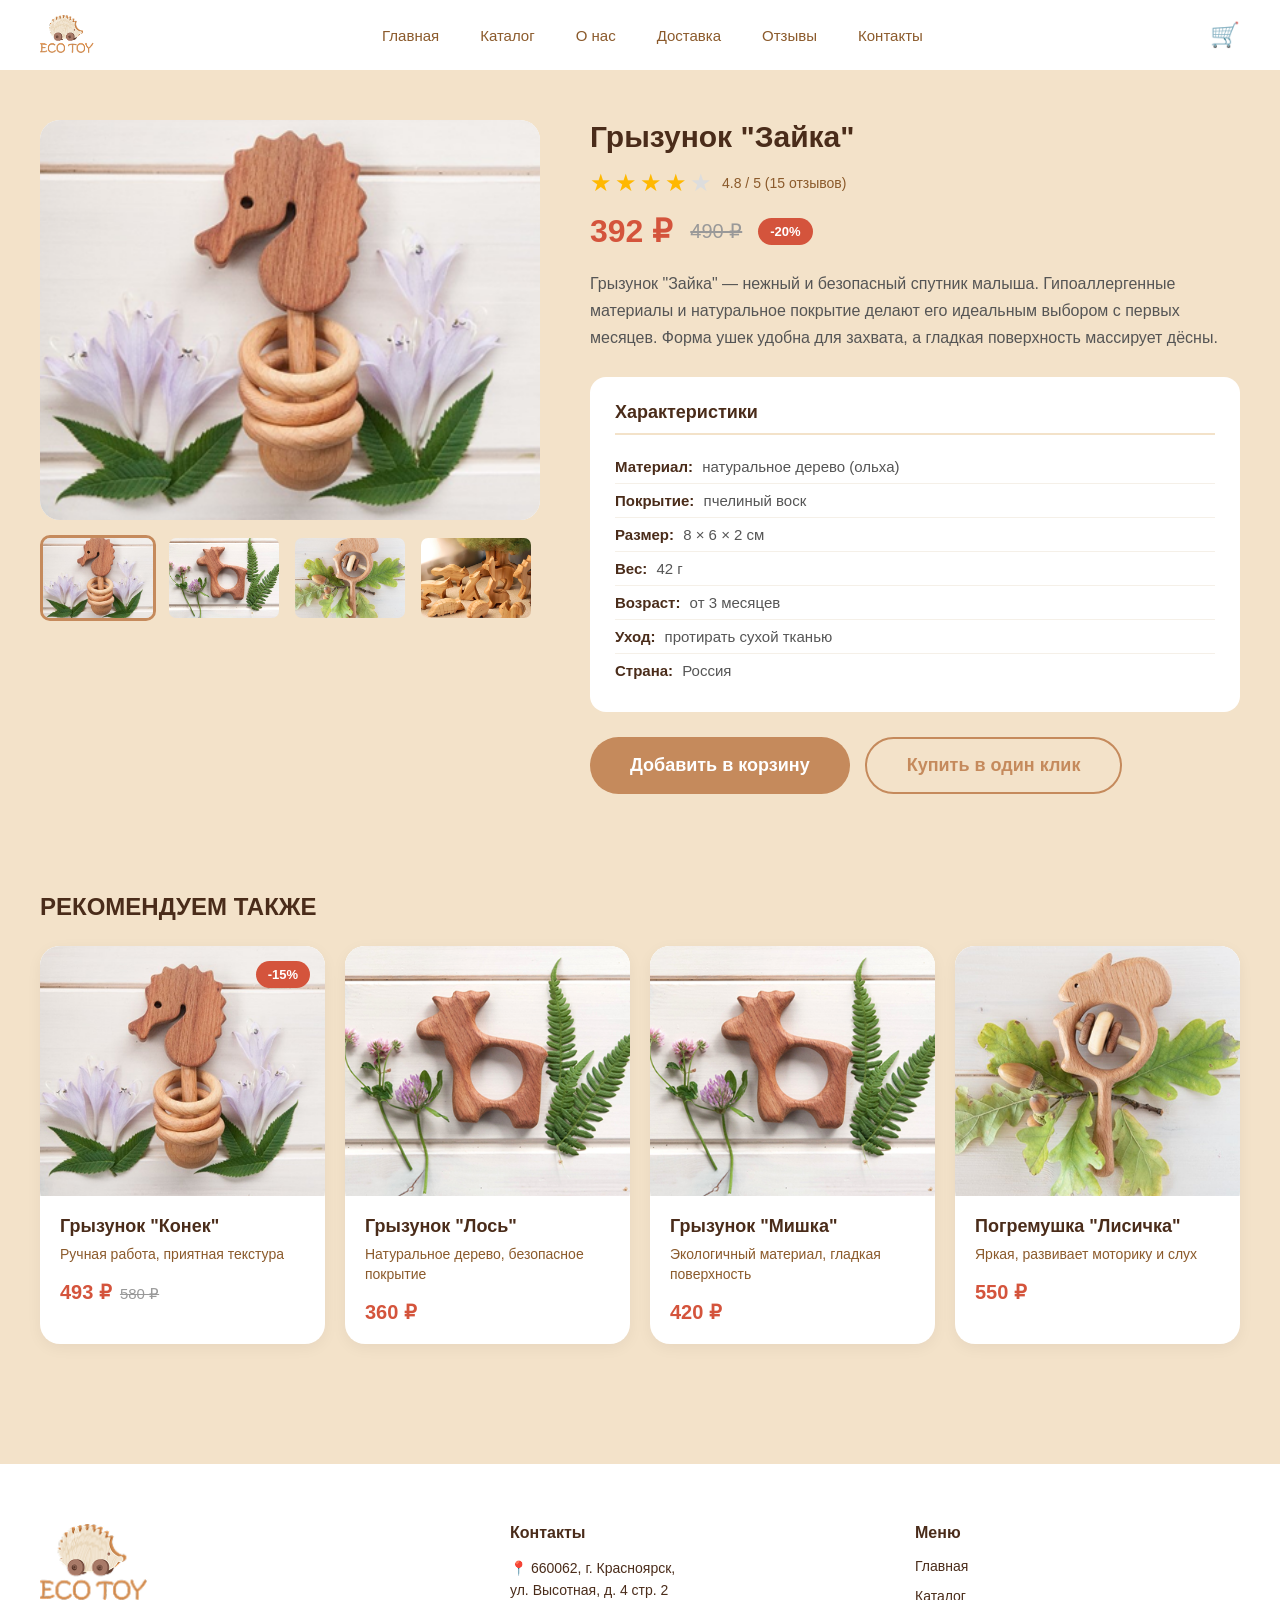
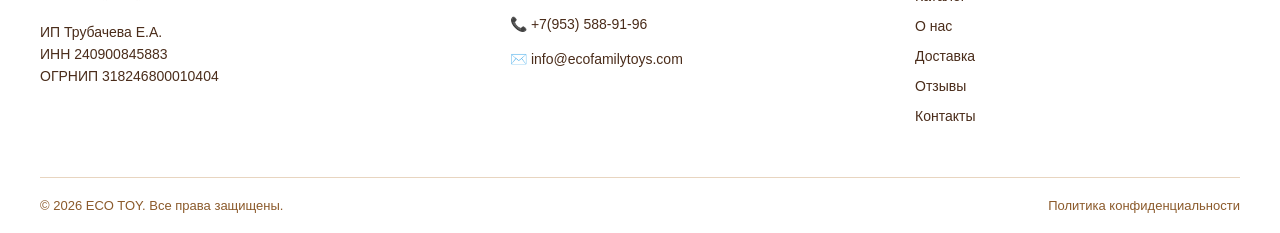
<file: product-zayka.html>
<!DOCTYPE html>
<html lang="ru">
<head>
  <meta charset="UTF-8">
  <title>Грызунок "Зайка" — Eco Toy</title>
  <link rel="stylesheet" href="style.css">
</head>
<body>

<header class="header">
  <div class="container nav">
    <div class="logo">
      <img src="img/logo.png" alt="ECO TOY">
    </div>
    <nav>
      <a href="index.html">Главная</a>
      <a href="catalog.html">Каталог</a>
      <a href="#">О нас</a>
      <a href="delivery.html">Доставка</a>
      <a href="#">Отзывы</a>
      <a href="#">Контакты</a>
    </nav>
    <div class="cart">🛒</div>
  </div>
</header>

<section class="product-page container">
  <div class="product-gallery">
    <div class="product-main-image">
      <img src="img/p2.png" alt="Грызунок Зайка" id="mainImage">
    </div>
    <div class="product-thumbnails">
      <img src="img/p2.png" alt="Фото 1" class="thumb active" onclick="switchImage('img/p2.png', this)">
      <img src="img/p1.png" alt="Фото 2" class="thumb" onclick="switchImage('img/p1.png', this)">
      <img src="img/p3.png" alt="Фото 3" class="thumb" onclick="switchImage('img/p3.png', this)">
      <img src="img/hero.png" alt="Фото 4" class="thumb" onclick="switchImage('img/hero.png', this)">
    </div>
  </div>

  <div class="product-details">
    <h2>Грызунок "Зайка"</h2>

    <div class="product-rating">
      <div class="stars">
        <span>★</span><span>★</span><span>★</span><span>★</span><span>★</span>
      </div>
      <span class="rating-text">4.8 / 5 (15 отзывов)</span>
    </div>

    <div class="product-prices product-prices-big">
      <span class="product-price-new">392 ₽</span>
      <span class="product-price-old">490 ₽</span>
      <span class="badge badge-inline">-20%</span>
    </div>

    <p class="product-description">
      Грызунок "Зайка" — нежный и безопасный спутник малыша. Гипоаллергенные материалы и натуральное покрытие делают его идеальным выбором с первых месяцев. Форма ушек удобна для захвата, а гладкая поверхность массирует дёсны.
    </p>

    <div class="product-specs">
      <h3>Характеристики</h3>
      <ul>
        <li><strong>Материал:</strong> натуральное дерево (ольха)</li>
        <li><strong>Покрытие:</strong> пчелиный воск</li>
        <li><strong>Размер:</strong> 8 × 6 × 2 см</li>
        <li><strong>Вес:</strong> 42 г</li>
        <li><strong>Возраст:</strong> от 3 месяцев</li>
        <li><strong>Уход:</strong> протирать сухой тканью</li>
        <li><strong>Страна:</strong> Россия</li>
      </ul>
    </div>

    <div class="product-actions">
      <button class="btn-big">Добавить в корзину</button>
      <button class="btn-outline">Купить в один клик</button>
    </div>
  </div>
</section>

<section class="recommended container">
  <h2>РЕКОМЕНДУЕМ ТАКЖЕ</h2>
  <div class="recommended-grid">
    <div class="product-card">
      <a href="product-konek.html" class="product-card-link">
        <div class="product-card-img">
          <img src="img/p2.png" alt="Грызунок Конек">
          <span class="badge">-15%</span>
        </div>
        <div class="product-card-info">
          <h3>Грызунок "Конек"</h3>
          <p class="product-desc">Ручная работа, приятная текстура</p>
          <div class="product-bottom">
            <div class="product-prices">
              <span class="product-price-new">493 ₽</span>
              <span class="product-price-old">580 ₽</span>
            </div>
          </div>
        </div>
      </a>
    </div>

    <div class="product-card">
      <a href="product-los.html" class="product-card-link">
        <div class="product-card-img">
          <img src="img/p1.png" alt="Грызунок Лось">
        </div>
        <div class="product-card-info">
          <h3>Грызунок "Лось"</h3>
          <p class="product-desc">Натуральное дерево, безопасное покрытие</p>
          <div class="product-bottom">
            <div class="product-prices">
              <span class="product-price-new">360 ₽</span>
            </div>
          </div>
        </div>
      </a>
    </div>

    <div class="product-card">
      <a href="product-mishka.html" class="product-card-link">
        <div class="product-card-img">
          <img src="img/p1.png" alt="Грызунок Мишка">
        </div>
        <div class="product-card-info">
          <h3>Грызунок "Мишка"</h3>
          <p class="product-desc">Экологичный материал, гладкая поверхность</p>
          <div class="product-bottom">
            <div class="product-prices">
              <span class="product-price-new">420 ₽</span>
            </div>
          </div>
        </div>
      </a>
    </div>

    <div class="product-card">
      <a href="product-lisichka.html" class="product-card-link">
        <div class="product-card-img">
          <img src="img/p3.png" alt="Погремушка Лисичка">
        </div>
        <div class="product-card-info">
          <h3>Погремушка "Лисичка"</h3>
          <p class="product-desc">Яркая, развивает моторику и слух</p>
          <div class="product-bottom">
            <div class="product-prices">
              <span class="product-price-new">550 ₽</span>
            </div>
          </div>
        </div>
      </a>
    </div>
  </div>
</section>

<footer class="footer">
  <div class="container">
    <div class="footer-grid">
      <div class="footer-col footer-logo-col">
        <div class="footer-logo">
          <img src="img/logo.png" alt="ECO TOY">
        </div>
        <p class="footer-desc">ИП Трубачева Е.А.</p>
        <p class="footer-desc">ИНН 240900845883</p>
        <p class="footer-desc">ОГРНИП 318246800010404</p>
      </div>

      <div class="footer-col">
        <h4>Контакты</h4>
        <ul class="footer-contacts">
          <li>📍 660062, г. Красноярск,<br>ул. Высотная, д. 4 стр. 2</li>
          <li>📞 +7(953) 588-91-96</li>
          <li>✉️ info@ecofamilytoys.com</li>
        </ul>
      </div>

      <div class="footer-col">
        <h4>Меню</h4>
        <ul>
          <li><a href="index.html">Главная</a></li>
          <li><a href="catalog.html">Каталог</a></li>
          <li><a href="#">О нас</a></li>
          <li><a href="delivery.html">Доставка</a></li>
          <li><a href="#">Отзывы</a></li>
          <li><a href="#">Контакты</a></li>
        </ul>
      </div>
    </div>

    <div class="footer-bottom">
      <p>© 2026 ECO TOY. Все права защищены.</p>
      <a href="#">Политика конфиденциальности</a>
    </div>
  </div>
</footer>

<script>
  function switchImage(src, el) {
    document.getElementById('mainImage').src = src;
    document.querySelectorAll('.thumb').forEach(t => t.classList.remove('active'));
    el.classList.add('active');
  }
</script>

</body>
</html>
</file>
<file: style.css>
body {
    margin: 0;
    padding: 0;
    background: #F3E2C9;
    font-family: 'Segoe UI', Arial, sans-serif;
}

.page-wrapper {
    position: relative;
    max-width: 1440px;
    width: 100%;
    margin: 0 auto;
    min-height: 100vh;
    background: #F3E2C9;
}

.container {
  width: 1200px;
  margin: 0 auto;
}

.header {
  background: #fff;
  padding: 15px 0;
}

.nav {
  display: flex;
  justify-content: space-between;
  align-items: center;
}

.logo img {
  height: 40px;
  width: auto;
  display: block;
}

nav {
  display: flex;
  align-items: center;
  gap: 5px;
}

nav a {
  padding: 10px 18px;
  text-decoration: none;
  color: #8b5a2b;
  border-radius: 30px;
  font-size: 15px;
  transition: 0.3s;
}

nav a.active {
  background: #F3E2C9;
  color: #5a3e1a;
  font-weight: bold;
  border-radius: 30px;
}

nav a:hover:not(.active) {
  background: #fdf5e6;
}

.cart {
  font-size: 24px;
  cursor: pointer;
}

.hero {
  display: flex;
  align-items: center;
  justify-content: space-between;
  padding: 50px 0;
  gap: 40px;
}

.hero-text {
  background: #fff;
  padding: 50px 40px;
  border-radius: 20px;
  flex: 0 0 500px;
  box-shadow: 0 4px 12px rgba(0,0,0,0.05);
}

.hero-text h2 {
  font-size: 18px;
  color: #8b5a2b;
  letter-spacing: 2px;
  margin-bottom: 10px;
}

.hero-text p {
  font-size: 36px;
  font-weight: bold;
  color: #4a2c1a;
  line-height: 1.2;
  margin: 10px 0;
}

.hero img {
  max-width: 550px;
  width: 100%;
  height: auto;
  object-fit: contain;
}

.price .new {
  color: #d4543c;
  font-size: 24px;
  font-weight: bold;
}

.price .old {
  text-decoration: line-through;
  margin-left: 10px;
  color: #999;
}

.btn {
  display: inline-block;
  background: #c58a5c;
  border: none;
  padding: 12px 28px;
  color: white;
  border-radius: 30px;
  cursor: pointer;
  font-size: 16px;
  font-weight: bold;
  text-decoration: none;
  transition: 0.3s;
}

.btn:hover {
  background: #b07848;
}

button {
  background: #c58a5c;
  border: none;
  padding: 12px 28px;
  color: white;
  border-radius: 30px;
  cursor: pointer;
  font-size: 16px;
  font-weight: bold;
  transition: 0.3s;
}

button:hover {
  background: #b07848;
}

.btn-sm {
  background: #c58a5c;
  border: none;
  padding: 8px 20px;
  color: white;
  border-radius: 20px;
  cursor: pointer;
  font-size: 14px;
  font-weight: bold;
  transition: 0.3s;
  white-space: nowrap;
  display: inline-block;
  text-decoration: none;
}

.btn-sm:hover {
  background: #b07848;
}

.btn-big {
  background: #c58a5c;
  border: none;
  padding: 16px 40px;
  color: white;
  border-radius: 30px;
  cursor: pointer;
  font-size: 18px;
  font-weight: bold;
  transition: 0.3s;
}

.btn-big:hover {
  background: #b07848;
}

.btn-outline {
  background: transparent;
  border: 2px solid #c58a5c;
  padding: 16px 40px;
  color: #c58a5c;
  border-radius: 30px;
  cursor: pointer;
  font-size: 18px;
  font-weight: bold;
  transition: 0.3s;
}

.btn-outline:hover {
  background: #c58a5c;
  color: #fff;
}

.why h2 {
  margin-top: 50px;
  color: #4a2c1a;
}

.why-grid {
  display: flex;
  gap: 20px;
}

.card {
  background: white;
  padding: 20px;
  border-radius: 20px;
}

.products {
  display: flex;
  gap: 20px;
  margin-top: 50px;
}

.product {
  background: white;
  padding: 10px;
  border-radius: 20px;
  text-align: center;
}

.product img {
  width: 100%;
  border-radius: 15px;
}

/* === КАТАЛОГ === */
.catalog {
  padding: 50px 0;
}

.catalog h2 {
  color: #4a2c1a;
  margin-bottom: 30px;
}

.catalog-grid {
  display: grid;
  grid-template-columns: repeat(3, 1fr);
  gap: 25px;
}

.product-card {
  background: #fff;
  border-radius: 20px;
  overflow: hidden;
  box-shadow: 0 4px 15px rgba(0,0,0,0.05);
  transition: 0.3s;
  position: relative;
}

.product-card:hover {
  transform: translateY(-5px);
  box-shadow: 0 8px 25px rgba(0,0,0,0.1);
}

.product-card-link {
  text-decoration: none;
  color: inherit;
  display: block;
}

.product-card-img {
  width: 100%;
  height: 250px;
  overflow: hidden;
  background: #fefcf8;
  position: relative;
}

.product-card-img img {
  width: 100%;
  height: 100%;
  object-fit: cover;
}

.badge {
  position: absolute;
  top: 15px;
  right: 15px;
  background: #d4543c;
  color: #fff;
  padding: 6px 12px;
  border-radius: 20px;
  font-size: 13px;
  font-weight: bold;
  z-index: 2;
}

.badge-inline {
  position: static;
  display: inline-block;
  margin-left: 8px;
  vertical-align: middle;
}

.product-card-info {
  padding: 20px;
}

.product-card-info h3 {
  margin: 0 0 8px 0;
  font-size: 18px;
  color: #4a2c1a;
}

.product-desc {
  margin: 0 0 15px 0;
  color: #8b5a2b;
  font-size: 14px;
  line-height: 1.4;
}

.product-bottom {
  display: flex;
  justify-content: space-between;
  align-items: center;
}

.product-prices {
  display: flex;
  align-items: baseline;
  gap: 8px;
}

.product-price-new {
  font-size: 20px;
  font-weight: bold;
  color: #d4543c;
}

.product-price-old {
  font-size: 15px;
  color: #999;
  text-decoration: line-through;
}

/* === КАРТОЧКА ТОВАРА === */
.product-page {
  display: flex;
  gap: 50px;
  padding: 50px 0;
}

.product-gallery {
  flex: 0 0 500px;
}

.product-main-image {
  width: 100%;
  height: 400px;
  background: #fff;
  border-radius: 20px;
  overflow: hidden;
  margin-bottom: 15px;
}

.product-main-image img {
  width: 100%;
  height: 100%;
  object-fit: cover;
}

.product-thumbnails {
  display: flex;
  gap: 10px;
}

.product-thumbnails img {
  width: 110px;
  height: 80px;
  object-fit: cover;
  border-radius: 10px;
  cursor: pointer;
  border: 3px solid transparent;
  transition: 0.3s;
}

.product-thumbnails img.active {
  border-color: #c58a5c;
}

.product-thumbnails img:hover {
  opacity: 0.8;
}

.product-details {
  flex: 1;
}

.product-details h2 {
  font-size: 30px;
  color: #4a2c1a;
  margin: 0 0 15px 0;
}

.product-rating {
  display: flex;
  align-items: center;
  gap: 10px;
  margin-bottom: 15px;
}

.stars {
  display: flex;
  gap: 3px;
}

.stars span {
  font-size: 24px;
  color: #ffb800;
}

.stars span:last-child {
  color: #ddd;
}

.rating-text {
  font-size: 14px;
  color: #8b5a2b;
}

.product-prices-big {
  margin-bottom: 20px;
  display: flex;
  align-items: center;
}

.product-prices-big .product-price-new {
  font-size: 32px;
}

.product-prices-big .product-price-old {
  font-size: 20px;
  margin-left: 10px;
}

.product-description {
  font-size: 16px;
  line-height: 1.7;
  color: #555;
  margin: 0 0 25px 0;
}

.product-specs {
  background: #fff;
  border-radius: 16px;
  padding: 25px;
  margin-bottom: 25px;
}

.product-specs h3 {
  margin: 0 0 15px 0;
  font-size: 18px;
  color: #4a2c1a;
  border-bottom: 2px solid #F3E2C9;
  padding-bottom: 10px;
}

.product-specs ul {
  list-style: none;
  padding: 0;
  margin: 0;
}

.product-specs ul li {
  padding: 8px 0;
  border-bottom: 1px solid #f5f0e8;
  font-size: 15px;
  color: #555;
}

.product-specs ul li:last-child {
  border-bottom: none;
}

.product-specs ul li strong {
  color: #4a2c1a;
  margin-right: 5px;
}

.product-actions {
  display: flex;
  gap: 15px;
  flex-wrap: wrap;
}

/* === РЕКОМЕНДУЕМЫЕ === */
.recommended {
  padding: 30px 0 50px;
}

.recommended h2 {
  color: #4a2c1a;
  margin-bottom: 25px;
}

.recommended-grid {
  display: grid;
  grid-template-columns: repeat(4, 1fr);
  gap: 20px;
}

/* === ОТЗЫВЫ === */
.reviews {
  margin-top: 70px;
}

.reviews h2 {
  color: #4a2c1a;
  margin-bottom: 30px;
}

.reviews-wrapper {
  background: #fff;
  border-radius: 24px;
  padding: 30px;
  box-shadow: 0 4px 20px rgba(0,0,0,0.05);
}

.reviews-slider {
  display: flex;
  gap: 30px;
  align-items: flex-start;
}

.review-image {
  flex: 0 0 45%;
}

.review-image img {
  width: 100%;
  border-radius: 18px;
  aspect-ratio: 4/3;
  object-fit: cover;
}

.review-cards {
  flex: 1;
  position: relative;
}

.review-card {
  display: none;
  animation: fadeIn 0.4s ease;
}

.review-card.active {
  display: block;
}

@keyframes fadeIn {
  from { opacity: 0; transform: translateY(10px); }
  to { opacity: 1; transform: translateY(0); }
}

.review-card-header {
  display: flex;
  justify-content: space-between;
  align-items: baseline;
  margin-bottom: 15px;
  border-bottom: 2px solid #F3E2C9;
  padding-bottom: 10px;
}

.review-card-header h3 {
  margin: 0;
  font-size: 22px;
  color: #4a2c1a;
}

.review-date {
  color: #999;
  font-size: 14px;
}

.review-card p {
  margin: 0;
  line-height: 1.7;
  color: #555;
  font-size: 15px;
}

.slider-dots {
  display: flex;
  justify-content: center;
  gap: 10px;
  margin-top: 20px;
}

.dot {
  width: 12px;
  height: 12px;
  background: #ddd;
  border-radius: 50%;
  cursor: pointer;
  transition: 0.3s;
}

.dot.active {
  background: #c58a5c;
  transform: scale(1.3);
}

/* === ФОРМА === */
.form-section {
  margin: 70px 0;
}

.form-wrapper {
  background: #fff;
  border-radius: 24px;
  padding: 50px 40px;
  text-align: center;
  box-shadow: 0 8px 30px rgba(0,0,0,0.08);
}

.form-wrapper h2 {
  margin: 0 0 10px 0;
  color: #4a2c1a;
  font-size: 28px;
}

.form-subtitle {
  color: #888;
  margin: 0 0 30px 0;
  font-size: 16px;
}

.form {
  display: flex;
  gap: 15px;
  justify-content: center;
  flex-wrap: wrap;
}

.form input {
  padding: 14px 20px;
  border-radius: 30px;
  border: 2px solid #e8d5c0;
  font-size: 16px;
  width: 250px;
  outline: none;
  transition: 0.3s;
  background: #fefcf8;
}

.form input:focus {
  border-color: #c58a5c;
}

.form button {
  padding: 14px 35px;
}

/* === ДОСТАВКА === */
.delivery {
  padding: 50px 0;
}

.delivery h2 {
  color: #4a2c1a;
  margin-bottom: 30px;
}

.delivery-block {
  background: #fff;
  border-radius: 20px;
  padding: 30px 35px;
  margin-bottom: 20px;
  box-shadow: 0 2px 10px rgba(0,0,0,0.04);
}

.delivery-block h3 {
  margin: 0 0 15px 0;
  color: #4a2c1a;
  font-size: 20px;
  border-bottom: 2px solid #F3E2C9;
  padding-bottom: 10px;
}

.delivery-block p {
  margin: 0;
  line-height: 1.7;
  color: #555;
  font-size: 15px;
}

/* === ФУТЕР === */
.footer {
  background: #fff;
  padding: 60px 0 20px;
  margin-top: 70px;
  color: #4a2c1a;
}

.footer-grid {
  display: flex;
  gap: 80px;
  margin-bottom: 40px;
}

.footer-col {
  flex: 1;
}

.footer-logo-col {
  flex: 1.2;
}

.footer-logo {
  margin-bottom: 20px;
}

.footer-logo img {
  height: 80px;
  width: auto;
  display: block;
}

.footer-desc {
  color: #4a2c1a;
  font-size: 14px;
  margin: 0 0 6px 0;
  font-weight: 500;
}

.footer-col h4 {
  margin: 0 0 15px 0;
  font-size: 16px;
  color: #4a2c1a;
  font-weight: bold;
}

.footer-col ul {
  list-style: none;
  padding: 0;
  margin: 0;
}

.footer-col ul li {
  margin-bottom: 12px;
}

.footer-col ul li a {
  text-decoration: none;
  color: #4a2c1a;
  font-size: 14px;
  transition: 0.2s;
}

.footer-col ul li a:hover {
  color: #c58a5c;
}

.footer-contacts li {
  font-size: 14px;
  color: #4a2c1a;
  margin-bottom: 12px;
  line-height: 1.6;
}

.footer-bottom {
  border-top: 1px solid #e8d5c0;
  padding-top: 20px;
  display: flex;
  justify-content: space-between;
  align-items: center;
  font-size: 13px;
  color: #8b5a2b;
}

.footer-bottom p {
  margin: 0;
}

.footer-bottom a {
  color: #8b5a2b;
  text-decoration: none;
}

.footer-bottom a:hover {
  color: #c58a5c;
}
</file>
